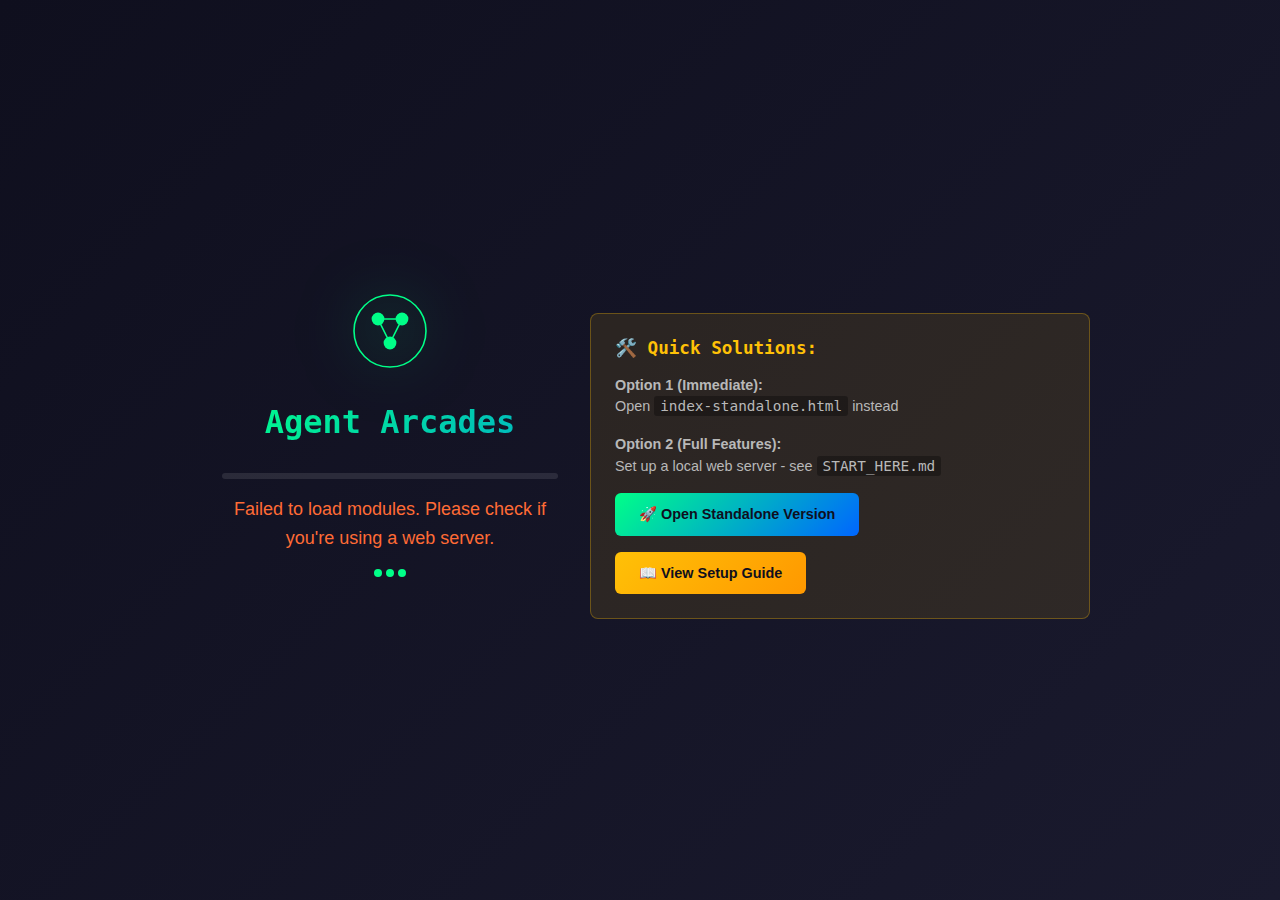
<file: index.html>
<!DOCTYPE html>
<html lang="en">
<head>
    <meta charset="UTF-8">
    <meta name="viewport" content="width=device-width, initial-scale=1.0">
    <meta name="description" content="Agent Arcades - Revolutionary client-side AI agent development platform">
    <meta name="keywords" content="AI, agents, visual programming, machine learning, gamification">
    <meta name="author" content="Agent Arcades">
    
    <!-- Security Headers (relaxed for local development) -->
    <meta http-equiv="Content-Security-Policy" content="default-src 'self' data: blob:; script-src 'self' 'unsafe-inline' 'unsafe-eval' https://esm.run https://cdn.jsdelivr.net; style-src 'self' 'unsafe-inline'; img-src 'self' data: blob: https://cdn-lfs-us-1.hf.co; connect-src 'self' https://huggingface.co https://raw.githubusercontent.com https://cdn-lfs-us-1.hf.co https://*.hf.co https://api.openai.com; worker-src 'self' blob:;">
    
    <!-- PWA Manifest -->
    <link rel="manifest" href="manifest.json">
    <meta name="theme-color" content="#1a1a2e">
    
    <!-- Icons (using data URI for favicon) -->
    <link rel="icon" type="image/svg+xml" href="data:image/svg+xml,%3Csvg xmlns='http://www.w3.org/2000/svg' viewBox='0 0 100 100'%3E%3Ccircle cx='50' cy='50' r='45' fill='none' stroke='%2300ff88' stroke-width='3'/%3E%3Ccircle cx='35' cy='35' r='8' fill='%2300ff88'/%3E%3Ccircle cx='65' cy='35' r='8' fill='%2300ff88'/%3E%3Ccircle cx='50' cy='65' r='8' fill='%2300ff88'/%3E%3Cpath d='M35 35 L65 35 L50 65 Z' fill='none' stroke='%2300ff88' stroke-width='2'/%3E%3C/svg%3E">
    
    <!-- Stylesheets -->
    <link rel="stylesheet" href="css/main.css">
    <link rel="stylesheet" href="css/components.css">
    <link rel="stylesheet" href="css/node-editor.css">
    <link rel="stylesheet" href="css/arena.css">
    <link rel="stylesheet" href="css/responsive.css">
    
    <title>Agent Arcades - AI Agent Development Platform</title>
</head>
<body>
    <!-- Loading Screen -->
    <div id="loading-screen" class="loading-screen">
        <div class="loading-content">
            <div class="logo-container">
                <svg class="logo" viewBox="0 0 100 100" width="80" height="80">
                    <circle cx="50" cy="50" r="45" fill="none" stroke="#00ff88" stroke-width="2"/>
                    <circle cx="35" cy="35" r="8" fill="#00ff88"/>
                    <circle cx="65" cy="35" r="8" fill="#00ff88"/>
                    <circle cx="50" cy="65" r="8" fill="#00ff88"/>
                    <path d="M35 35 L65 35 L50 65 Z" fill="none" stroke="#00ff88" stroke-width="2"/>
                </svg>
                <h1>Agent Arcades</h1>
            </div>
            <div class="loading-progress">
                <div class="progress-bar">
                    <div class="progress-fill" id="loading-progress-fill"></div>
                </div>
                <p id="loading-status">Initializing...</p>
                <div class="loading-dots">
                    <div></div>
                    <div></div>
                    <div></div>
                </div>
            </div>
        </div>
    </div>

    <!-- Main Application -->
    <div id="app" class="app hidden">
        <!-- Header -->
        <header class="app-header">
            <div class="header-left">
                <div class="logo-small">
                    <svg viewBox="0 0 100 100" width="32" height="32">
                        <circle cx="50" cy="50" r="45" fill="none" stroke="#00ff88" stroke-width="3"/>
                        <circle cx="35" cy="35" r="6" fill="#00ff88"/>
                        <circle cx="65" cy="35" r="6" fill="#00ff88"/>
                        <circle cx="50" cy="65" r="6" fill="#00ff88"/>
                        <path d="M35 35 L65 35 L50 65 Z" fill="none" stroke="#00ff88" stroke-width="2"/>
                    </svg>
                </div>
                <h1 class="app-title">Agent Arcades</h1>
            </div>
            
            <nav class="main-nav">
                <button class="nav-button active" data-view="dashboard">
                    <span class="nav-icon">🏠</span>
                    <span class="nav-label">Dashboard</span>
                </button>
                <button class="nav-button" data-view="editor">
                    <span class="nav-icon">⚡</span>
                    <span class="nav-label">Agent Editor</span>
                </button>
                <button class="nav-button" data-view="arena">
                    <span class="nav-icon">🏟️</span>
                    <span class="nav-label">Arena</span>
                </button>
                <button class="nav-button" data-view="tournaments">
                    <span class="nav-icon">🏆</span>
                    <span class="nav-label">Tournaments</span>
                </button>
                <button class="nav-button" data-view="collection">
                    <span class="nav-icon">💎</span>
                    <span class="nav-label">Collection</span>
                </button>
            </nav>
            
            <div class="header-right">
                <div class="model-status" id="model-status">
                    <span class="status-indicator" id="model-indicator"></span>
                    <span class="status-text" id="model-text">Loading...</span>
                </div>
                <button class="settings-button" id="settings-button">
                    <span class="settings-icon">⚙️</span>
                </button>
            </div>
        </header>

        <!-- Main Content Area -->
        <main class="app-main">
            <!-- Dashboard View -->
            <div id="dashboard-view" class="view active">
                <div class="dashboard-grid">
                    <!-- Quick Start Panel -->
                    <div class="panel quick-start-panel">
                        <h2>Quick Start</h2>
                        <div class="quick-actions">
                            <button class="action-button primary" id="new-agent-btn">
                                <span class="action-icon">⚡</span>
                                <span class="action-text">New Agent</span>
                            </button>
                            <button class="action-button secondary" id="templates-btn">
                                <span class="action-icon">📋</span>
                                <span class="action-text">Templates</span>
                            </button>
                            <button class="action-button secondary" id="tutorial-btn">
                                <span class="action-icon">🎓</span>
                                <span class="action-text">Tutorial</span>
                            </button>
                        </div>
                        
                        <div class="my-agents">
                            <h3>My Agents</h3>
                            <div class="agent-list" id="agent-list">
                                <!-- Agents will be populated dynamically -->
                            </div>
                        </div>
                    </div>

                    <!-- Featured Tournament Panel -->
                    <div class="panel tournament-panel">
                        <h2>Featured Tournament</h2>
                        <div class="featured-tournament" id="featured-tournament">
                            <div class="tournament-info">
                                <h3>"Debug Master Challenge"</h3>
                                <div class="tournament-details">
                                    <div class="detail-item">
                                        <span class="detail-icon">🏆</span>
                                        <span class="detail-text">Prize: Legendary Debug Chip</span>
                                    </div>
                                    <div class="detail-item">
                                        <span class="detail-icon">⏰</span>
                                        <span class="detail-text">3 days remaining</span>
                                    </div>
                                    <div class="detail-item">
                                        <span class="detail-icon">👥</span>
                                        <span class="detail-text">1,247 participants</span>
                                    </div>
                                </div>
                                <button class="join-tournament-btn">Join Tournament</button>
                            </div>
                        </div>
                        
                        <div class="recent-matches">
                            <h3>Recent Matches</h3>
                            <div class="match-list" id="recent-matches">
                                <!-- Recent matches will be populated dynamically -->
                            </div>
                        </div>
                    </div>

                    <!-- Skill Chip Gallery Panel -->
                    <div class="panel chip-gallery-panel">
                        <h2>Skill Chip Gallery</h2>
                        <div class="chip-summary" id="chip-summary">
                            <div class="chip-count legendary">
                                <span class="chip-icon">💎</span>
                                <span class="chip-label">Legendary</span>
                                <span class="chip-number" id="legendary-count">0</span>
                            </div>
                            <div class="chip-count epic">
                                <span class="chip-icon">🔥</span>
                                <span class="chip-label">Epic</span>
                                <span class="chip-number" id="epic-count">0</span>
                            </div>
                            <div class="chip-count rare">
                                <span class="chip-icon">⚡</span>
                                <span class="chip-label">Rare</span>
                                <span class="chip-number" id="rare-count">0</span>
                            </div>
                            <div class="chip-count common">
                                <span class="chip-icon">💫</span>
                                <span class="chip-label">Common</span>
                                <span class="chip-number" id="common-count">0</span>
                            </div>
                        </div>
                        <button class="view-collection-btn" data-view="collection">View Full Collection</button>
                    </div>

                    <!-- Daily Challenge Panel -->
                    <div class="panel daily-challenge-panel">
                        <h2>Daily Challenge</h2>
                        <div class="challenge-info" id="daily-challenge">
                            <h3>"Event Planning Gauntlet"</h3>
                            <p class="challenge-description">
                                Create an agent that can efficiently plan and coordinate a multi-day conference with complex scheduling constraints.
                            </p>
                            <div class="challenge-reward">
                                <span class="reward-icon">🎁</span>
                                <span class="reward-text">Reward: 3 Random Skill Chips</span>
                            </div>
                            <div class="challenge-progress">
                                <div class="progress-bar">
                                    <div class="progress-fill" style="width: 0%"></div>
                                </div>
                                <span class="progress-text">0% Complete</span>
                            </div>
                            <button class="start-challenge-btn">Start Challenge</button>
                        </div>
                    </div>
                </div>
            </div>

            <!-- Agent Editor View -->
            <div id="editor-view" class="view">
                <div class="editor-layout">
                    <!-- Node Palette -->
                    <div class="node-palette">
                        <h3>Skill Nodes</h3>
                        <div class="node-categories">
                            <div class="category" data-category="input">
                                <h4>Input</h4>
                                <div class="node-items">
                                    <div class="node-item" data-type="text-input" draggable="true">
                                        <span class="node-icon">📝</span>
                                        <span class="node-name">Text Input</span>
                                    </div>
                                    <div class="node-item" data-type="data-input" draggable="true">
                                        <span class="node-icon">📊</span>
                                        <span class="node-name">Data Input</span>
                                    </div>
                                </div>
                            </div>
                            
                            <div class="category" data-category="processing">
                                <h4>Processing</h4>
                                <div class="node-items">
                                    <div class="node-item" data-type="analyze" draggable="true">
                                        <span class="node-icon">🔍</span>
                                        <span class="node-name">Analyze</span>
                                    </div>
                                    <div class="node-item" data-type="plan" draggable="true">
                                        <span class="node-icon">📋</span>
                                        <span class="node-name">Plan</span>
                                    </div>
                                    <div class="node-item" data-type="critique" draggable="true">
                                        <span class="node-icon">🔍</span>
                                        <span class="node-name">Critique</span>
                                    </div>
                                    <div class="node-item" data-type="summarize" draggable="true">
                                        <span class="node-icon">📄</span>
                                        <span class="node-name">Summarize</span>
                                    </div>
                                </div>
                            </div>
                            
                            <div class="category" data-category="output">
                                <h4>Output</h4>
                                <div class="node-items">
                                    <div class="node-item" data-type="text-output" draggable="true">
                                        <span class="node-icon">📤</span>
                                        <span class="node-name">Text Output</span>
                                    </div>
                                    <div class="node-item" data-type="action" draggable="true">
                                        <span class="node-icon">⚡</span>
                                        <span class="node-name">Action</span>
                                    </div>
                                </div>
                            </div>
                        </div>
                    </div>

                    <!-- Node Editor Canvas -->
                    <div class="editor-canvas-container">
                        <div class="editor-toolbar">
                            <div class="toolbar-left">
                                <button class="toolbar-btn" id="save-agent-btn">
                                    <span class="btn-icon">💾</span>
                                    <span class="btn-text">Save</span>
                                </button>
                                <button class="toolbar-btn" id="load-agent-btn">
                                    <span class="btn-icon">📁</span>
                                    <span class="btn-text">Load</span>
                                </button>
                                <button class="toolbar-btn" id="test-agent-btn">
                                    <span class="btn-icon">🧪</span>
                                    <span class="btn-text">Test</span>
                                </button>
                            </div>
                            <div class="toolbar-center">
                                <input type="text" id="agent-name-input" placeholder="Agent Name" class="agent-name-input">
                            </div>
                            <div class="toolbar-right">
                                <button class="toolbar-btn" id="zoom-in-btn">
                                    <span class="btn-icon">🔍</span>
                                    <span class="btn-text">+</span>
                                </button>
                                <button class="toolbar-btn" id="zoom-out-btn">
                                    <span class="btn-icon">🔍</span>
                                    <span class="btn-text">-</span>
                                </button>
                                <button class="toolbar-btn" id="reset-view-btn">
                                    <span class="btn-icon">🎯</span>
                                    <span class="btn-text">Reset</span>
                                </button>
                            </div>
                        </div>
                        
                        <canvas id="node-editor-canvas" class="node-editor-canvas"></canvas>
                        
                        <div class="canvas-overlay">
                            <div class="execution-trace" id="execution-trace">
                                <h4>Execution Trace</h4>
                                <div class="trace-content" id="trace-content">
                                    <!-- Execution trace will be populated during testing -->
                                </div>
                            </div>
                        </div>
                    </div>

                    <!-- Properties Panel -->
                    <div class="properties-panel">
                        <h3>Properties</h3>
                        <div class="properties-content" id="properties-content">
                            <div class="no-selection">
                                <p>Select a node to edit its properties</p>
                            </div>
                        </div>
                        
                        <div class="agent-stats">
                            <h4>Agent Statistics</h4>
                            <div class="stat-item">
                                <span class="stat-label">Nodes:</span>
                                <span class="stat-value" id="node-count">0</span>
                            </div>
                            <div class="stat-item">
                                <span class="stat-label">Connections:</span>
                                <span class="stat-value" id="connection-count">0</span>
                            </div>
                            <div class="stat-item">
                                <span class="stat-label">Complexity:</span>
                                <span class="stat-value" id="complexity-score">Low</span>
                            </div>
                        </div>
                    </div>
                </div>
            </div>

            <!-- Arena View -->
            <div id="arena-view" class="view">
                <div class="arena-layout">
                    <div class="arena-controls">
                        <div class="simulation-controls">
                            <button class="control-btn primary" id="start-simulation-btn">
                                <span class="btn-icon">▶️</span>
                                <span class="btn-text">Start</span>
                            </button>
                            <button class="control-btn" id="pause-simulation-btn" disabled>
                                <span class="btn-icon">⏸️</span>
                                <span class="btn-text">Pause</span>
                            </button>
                            <button class="control-btn" id="stop-simulation-btn" disabled>
                                <span class="btn-icon">⏹️</span>
                                <span class="btn-text">Stop</span>
                            </button>
                            <button class="control-btn" id="replay-simulation-btn" disabled>
                                <span class="btn-icon">🔄</span>
                                <span class="btn-text">Replay</span>
                            </button>
                        </div>
                        
                        <div class="speed-control">
                            <label for="simulation-speed">Speed:</label>
                            <input type="range" id="simulation-speed" min="0.1" max="3" step="0.1" value="1">
                            <span id="speed-display">1x</span>
                        </div>
                    </div>
                    
                    <div class="arena-main">
                        <div class="simulation-viewport">
                            <canvas id="arena-canvas" class="arena-canvas"></canvas>
                            <div class="simulation-overlay">
                                <div class="scenario-info" id="scenario-info">
                                    <h3 id="scenario-title">Select a scenario to begin</h3>
                                    <p id="scenario-description"></p>
                                </div>
                            </div>
                        </div>
                        
                        <div class="arena-sidebar">
                            <div class="agent-selection">
                                <h3>Select Agents</h3>
                                <div class="agent-slots" id="agent-slots">
                                    <!-- Agent selection slots will be populated -->
                                </div>
                                <button class="add-agent-btn" id="add-agent-btn">+ Add Agent</button>
                            </div>
                            
                            <div class="scenario-selection">
                                <h3>Scenario</h3>
                                <select id="scenario-select" class="scenario-select">
                                    <option value="">Select Scenario...</option>
                                    <option value="debug_basic">Debug Master Challenge</option>
                                    <option value="planning_multi_step">Multi-Step Planning</option>
                                    <option value="analysis_competition">Data Analysis Race</option>
                                </select>
                            </div>
                            
                            <div class="live-metrics" id="live-metrics">
                                <h3>Live Metrics</h3>
                                <div class="metrics-content">
                                    <div class="metric-item">
                                        <span class="metric-label">Time Elapsed:</span>
                                        <span class="metric-value" id="time-elapsed">0:00</span>
                                    </div>
                                    <div class="metric-item">
                                        <span class="metric-label">Actions Taken:</span>
                                        <span class="metric-value" id="actions-taken">0</span>
                                    </div>
                                    <div class="metric-item">
                                        <span class="metric-label">Success Rate:</span>
                                        <span class="metric-value" id="success-rate">0%</span>
                                    </div>
                                </div>
                            </div>
                        </div>
                    </div>
                </div>
            </div>

            <!-- Tournament View -->
            <div id="tournaments-view" class="view">
                <div class="tournaments-layout">
                    <div class="tournaments-header">
                        <h2>Tournaments</h2>
                        <button class="create-tournament-btn" id="create-tournament-btn">
                            <span class="btn-icon">➕</span>
                            <span class="btn-text">Create Tournament</span>
                        </button>
                    </div>
                    
                    <div class="tournaments-content">
                        <div class="tournament-tabs">
                            <button class="tab-btn active" data-tab="active">Active</button>
                            <button class="tab-btn" data-tab="upcoming">Upcoming</button>
                            <button class="tab-btn" data-tab="completed">Completed</button>
                        </div>
                        
                        <div class="tournament-list" id="tournament-list">
                            <!-- Tournaments will be populated dynamically -->
                        </div>
                    </div>
                </div>
            </div>

            <!-- Collection View -->
            <div id="collection-view" class="view">
                <div class="collection-layout">
                    <div class="collection-header">
                        <h2>Skill Chip Collection</h2>
                        <div class="collection-stats">
                            <div class="stat-item">
                                <span class="stat-label">Total Chips:</span>
                                <span class="stat-value" id="total-chips">0</span>
                            </div>
                            <div class="stat-item">
                                <span class="stat-label">Collection Value:</span>
                                <span class="stat-value" id="collection-value">0</span>
                            </div>
                        </div>
                    </div>
                    
                    <div class="collection-filters">
                        <div class="filter-group">
                            <label for="rarity-filter">Rarity:</label>
                            <select id="rarity-filter">
                                <option value="all">All</option>
                                <option value="legendary">Legendary</option>
                                <option value="epic">Epic</option>
                                <option value="rare">Rare</option>
                                <option value="common">Common</option>
                            </select>
                        </div>
                        <div class="filter-group">
                            <label for="category-filter">Category:</label>
                            <select id="category-filter">
                                <option value="all">All</option>
                                <option value="processing">Processing</option>
                                <option value="logic">Logic</option>
                                <option value="memory">Memory</option>
                                <option value="synergy">Synergy</option>
                                <option value="special">Special</option>
                            </select>
                        </div>
                    </div>
                    
                    <div class="collection-grid" id="collection-grid">
                        <!-- Skill chips will be populated dynamically -->
                    </div>
                </div>
            </div>
        </main>
    </div>

    <!-- Modals and Overlays -->
    <div id="modal-overlay" class="modal-overlay hidden">
        <div class="modal" id="modal">
            <!-- Modal content will be populated dynamically -->
        </div>
    </div>

    <!-- Error Display -->
    <div id="error-container" class="error-container hidden">
        <!-- Error messages will be displayed here -->
    </div>

    <!-- Scripts -->
    <script type="module" src="js/app.js"></script>

    <!-- Fallback for browsers without module support -->
    <script nomodule>
        document.getElementById('loading-status').textContent = 'Your browser does not support ES6 modules. Please use a modern browser like Chrome 61+, Firefox 60+, or Safari 11+.';
        document.getElementById('loading-screen').style.background = 'linear-gradient(135deg, #ff6b35 0%, #f44336 100%)';
    </script>

    <!-- CORS and Error Detection -->
    <script>
        // Detect CORS issues and provide helpful guidance
        let corsDetected = false;
        let moduleLoadFailed = false;

        window.addEventListener('error', function(e) {
            console.error('Global error:', e.error);
            const loadingStatus = document.getElementById('loading-status');

            // Check for CORS-related errors
            if (e.message && (e.message.includes('CORS') || e.message.includes('Cross origin'))) {
                corsDetected = true;
                if (loadingStatus) {
                    loadingStatus.innerHTML = `
                        <div style="color: #ff6b35; margin-bottom: 1rem;">
                            ❌ CORS Error Detected
                        </div>
                        <div style="color: #ffc107; font-size: 0.9rem; line-height: 1.4;">
                            You're opening the file directly in the browser.<br>
                            Agent Arcades needs a web server to work properly.
                        </div>
                    `;
                    showCORSHelp();
                }
                return;
            }

            // Check for module loading failures
            if (e.filename && e.filename.includes('.js')) {
                moduleLoadFailed = true;
                if (loadingStatus) {
                    loadingStatus.textContent = 'Failed to load modules. Please check if you\'re using a web server.';
                    loadingStatus.style.color = '#ff6b35';
                    showCORSHelp();
                }
                return;
            }

            // Other errors
            if (loadingStatus) {
                loadingStatus.textContent = 'Failed to load application: ' + (e.error?.message || 'Unknown error');
                loadingStatus.style.color = '#ff6b35';
            }
        });

        window.addEventListener('unhandledrejection', function(e) {
            console.error('Unhandled promise rejection:', e.reason);
            const loadingStatus = document.getElementById('loading-status');
            if (loadingStatus && !corsDetected && !moduleLoadFailed) {
                loadingStatus.textContent = 'Failed to initialize: ' + (e.reason?.message || 'Unknown error');
                loadingStatus.style.color = '#ff6b35';
            }
        });

        function showCORSHelp() {
            const loadingScreen = document.getElementById('loading-screen');
            if (!loadingScreen) return;

            // Remove existing help if any
            const existingHelp = loadingScreen.querySelector('.cors-help');
            if (existingHelp) existingHelp.remove();

            const helpContainer = document.createElement('div');
            helpContainer.className = 'cors-help';
            helpContainer.style.cssText = `
                margin-top: 2rem;
                padding: 1.5rem;
                background: rgba(255, 193, 7, 0.1);
                border: 1px solid rgba(255, 193, 7, 0.3);
                border-radius: 8px;
                text-align: left;
                max-width: 500px;
            `;

            helpContainer.innerHTML = `
                <h3 style="color: #ffc107; margin-bottom: 1rem; font-size: 1.1rem;">
                    🛠️ Quick Solutions:
                </h3>
                <div style="color: #ffffff; font-size: 0.9rem; line-height: 1.5;">
                    <p style="margin-bottom: 1rem;">
                        <strong>Option 1 (Immediate):</strong><br>
                        Open <code style="background: rgba(0,0,0,0.3); padding: 2px 6px; border-radius: 3px;">index-standalone.html</code> instead
                    </p>
                    <p style="margin-bottom: 1rem;">
                        <strong>Option 2 (Full Features):</strong><br>
                        Set up a local web server - see <code style="background: rgba(0,0,0,0.3); padding: 2px 6px; border-radius: 3px;">START_HERE.md</code>
                    </p>
                </div>
            `;

            const buttonContainer = document.createElement('div');
            buttonContainer.style.cssText = 'display: flex; gap: 1rem; margin-top: 1rem; flex-wrap: wrap;';

            const standaloneBtn = document.createElement('button');
            standaloneBtn.textContent = '🚀 Open Standalone Version';
            standaloneBtn.style.cssText = `
                padding: 0.8rem 1.5rem;
                background: linear-gradient(135deg, #00ff88 0%, #0066ff 100%);
                color: #0f0f1e;
                border: none;
                border-radius: 6px;
                font-size: 0.9rem;
                font-weight: 600;
                cursor: pointer;
                transition: all 0.2s ease;
            `;
            standaloneBtn.addEventListener('click', () => {
                window.location.href = 'index-standalone.html';
            });

            const guideBtn = document.createElement('button');
            guideBtn.textContent = '📖 View Setup Guide';
            guideBtn.style.cssText = `
                padding: 0.8rem 1.5rem;
                background: linear-gradient(135deg, #ffc107 0%, #ff9800 100%);
                color: #0f0f1e;
                border: none;
                border-radius: 6px;
                font-size: 0.9rem;
                font-weight: 600;
                cursor: pointer;
                transition: all 0.2s ease;
            `;
            guideBtn.addEventListener('click', () => {
                window.open('START_HERE.md', '_blank');
            });

            buttonContainer.appendChild(standaloneBtn);
            buttonContainer.appendChild(guideBtn);
            helpContainer.appendChild(buttonContainer);

            loadingScreen.appendChild(helpContainer);
        }

        // Detect if we're running from file:// protocol
        if (window.location.protocol === 'file:') {
            setTimeout(() => {
                if (!corsDetected && !moduleLoadFailed) {
                    const loadingStatus = document.getElementById('loading-status');
                    if (loadingStatus) {
                        loadingStatus.innerHTML = `
                            <div style="color: #ffc107; margin-bottom: 1rem;">
                                ⚠️ Running from file:// protocol
                            </div>
                            <div style="color: #b8b8b8; font-size: 0.9rem;">
                                For full functionality, please use a web server
                            </div>
                        `;
                        showCORSHelp();
                    }
                }
            }, 2000);
        }
    </script>
</body>
</html>
</file>
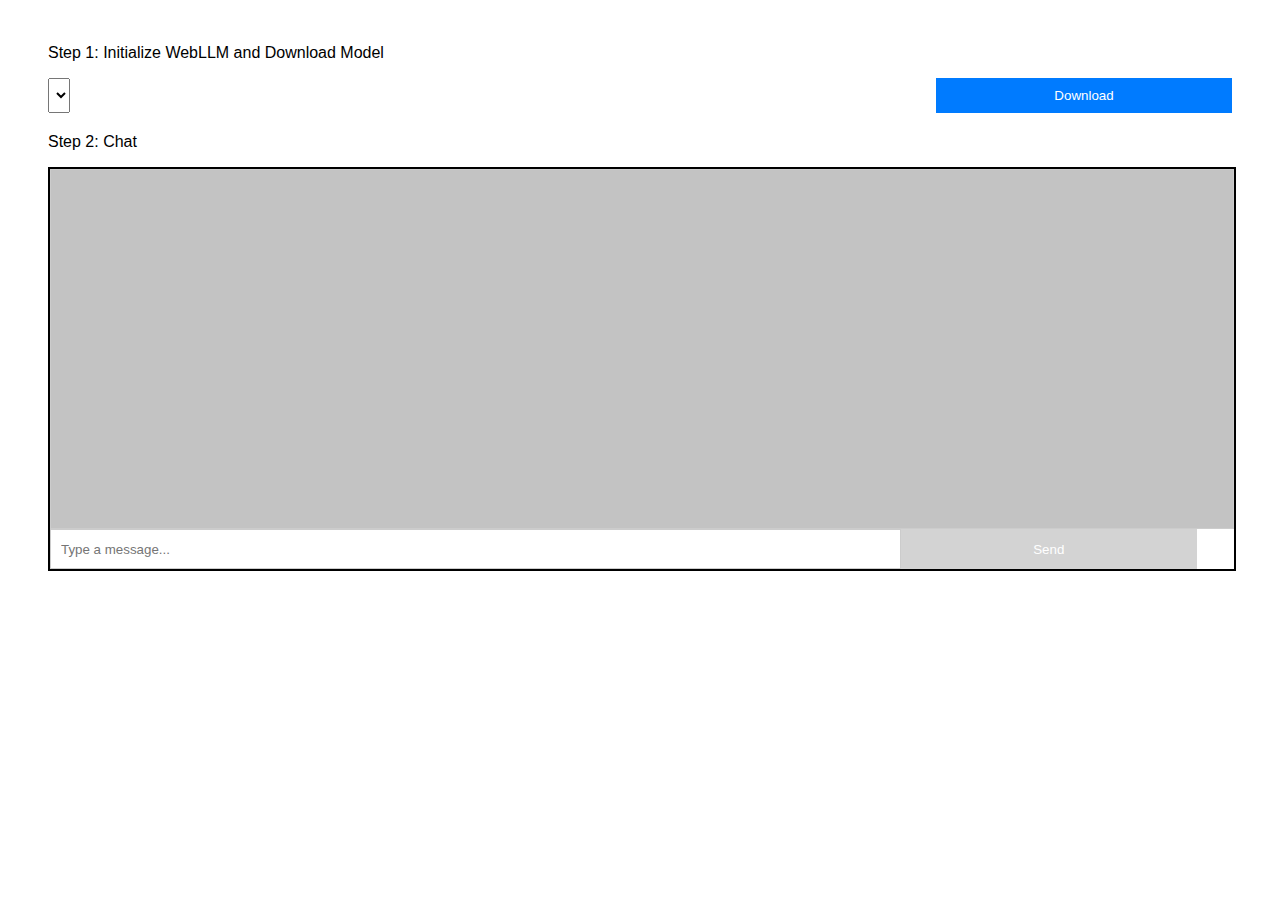
<file: web-llm-main/examples/simple-chat-js/index.html>
<!doctype html>
<html>
  <head>
    <title>Simple Chatbot</title>
    <meta name="viewport" content="width=device-width, initial-scale=1.0" />
    <meta charset="UTF-8" />
    <link rel="stylesheet" href="./index.css" />
  </head>

  <body>
    <p>Step 1: Initialize WebLLM and Download Model</p>
    <div class="download-container">
      <select id="model-selection"></select>
      <button id="download">Download</button>
    </div>
    <p id="download-status" class="hidden"></p>

    <p>Step 2: Chat</p>
    <div class="chat-container">
      <div id="chat-box" class="chat-box"></div>
      <div id="chat-stats" class="chat-stats hidden"></div>
      <div class="chat-input-container">
        <input type="text" id="user-input" placeholder="Type a message..." />
        <button id="send" disabled>Send</button>
      </div>
    </div>

    <script src="./index.js" type="module"></script>
  </body>
</html>
</file>
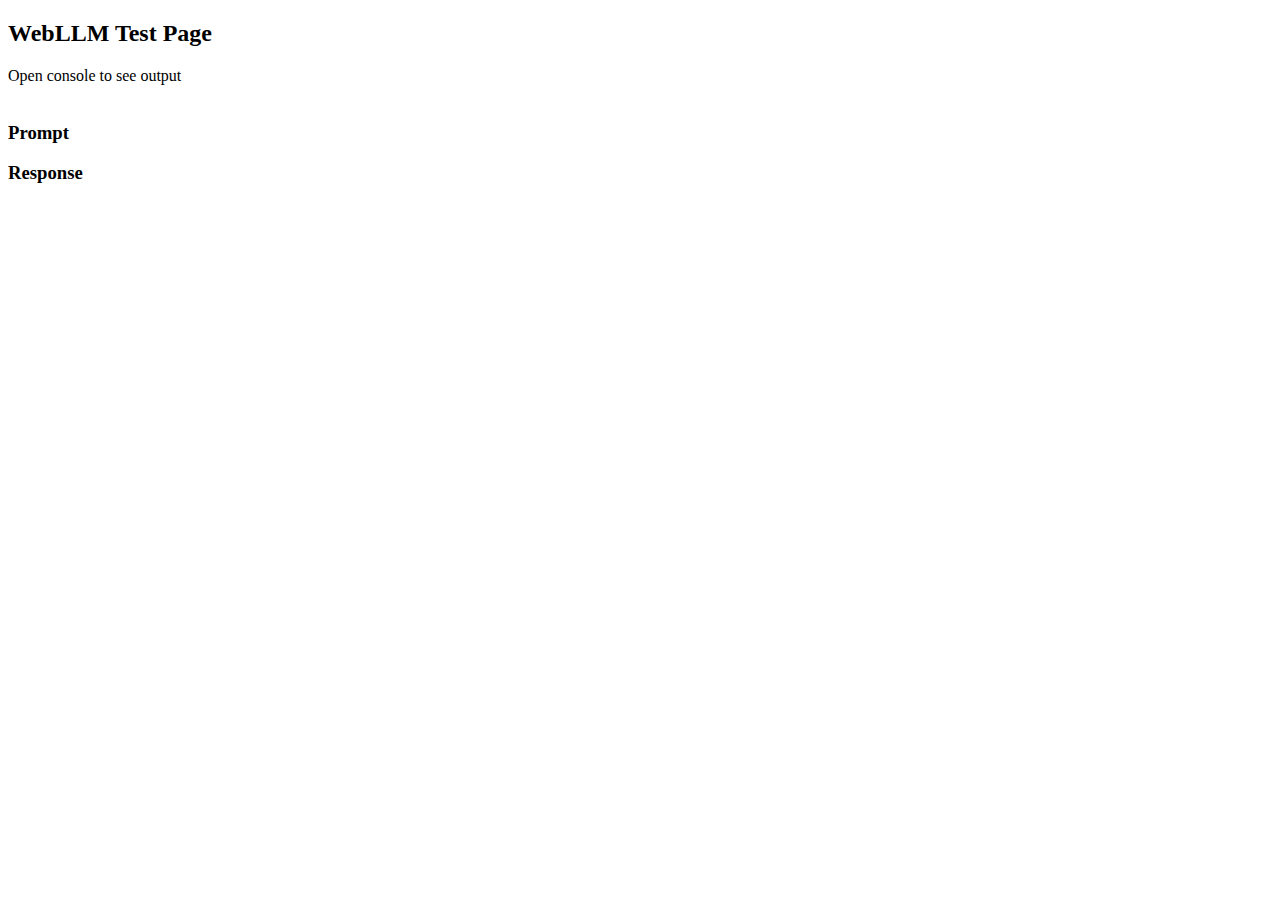
<file: web-llm-main/examples/service-worker/src/index.html>
<!doctype html>
<html>
  <script>
    webLLMGlobal = {};
  </script>
  <body>
    <h2>WebLLM Test Page</h2>
    Open console to see output
    <br />
    <br />
    <label id="init-label"> </label>

    <h3>Prompt</h3>
    <label id="prompt-label"> </label>

    <h3>Response</h3>
    <label id="generate-label"> </label>
    <br />
    <label id="stats-label"> </label>

    <script type="module" src="./main.ts"></script>
  </body>
</html>
</file>
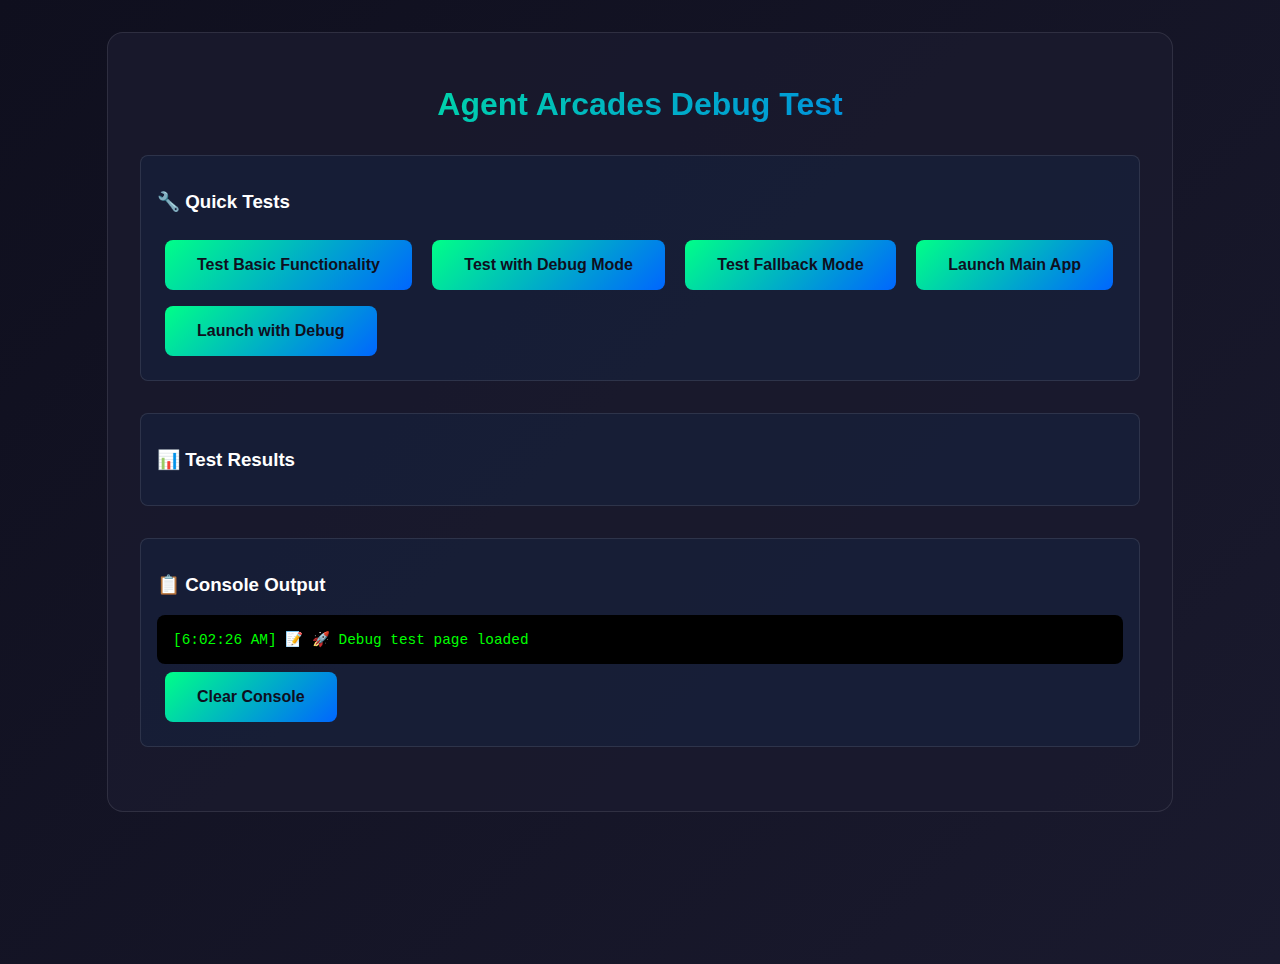
<file: debug-test.html>
<!DOCTYPE html>
<html lang="en">
<head>
    <meta charset="UTF-8">
    <meta name="viewport" content="width=device-width, initial-scale=1.0">
    <title>Agent Arcades - Debug Test</title>
    <style>
        body {
            font-family: 'Segoe UI', Tahoma, Geneva, Verdana, sans-serif;
            background: linear-gradient(135deg, #0f0f1e 0%, #1a1a2e 100%);
            color: #ffffff;
            margin: 0;
            padding: 2rem;
            min-height: 100vh;
        }
        
        .debug-container {
            max-width: 1000px;
            margin: 0 auto;
            background: rgba(26, 26, 46, 0.8);
            border-radius: 16px;
            padding: 2rem;
            border: 1px solid rgba(255, 255, 255, 0.1);
        }
        
        .debug-title {
            font-size: 2rem;
            background: linear-gradient(135deg, #00ff88 0%, #0066ff 100%);
            -webkit-background-clip: text;
            -webkit-text-fill-color: transparent;
            background-clip: text;
            margin-bottom: 2rem;
            text-align: center;
        }
        
        .test-section {
            margin-bottom: 2rem;
            padding: 1rem;
            background: rgba(22, 33, 62, 0.6);
            border-radius: 8px;
            border: 1px solid rgba(255, 255, 255, 0.1);
        }
        
        .test-button {
            background: linear-gradient(135deg, #00ff88 0%, #0066ff 100%);
            color: #0f0f1e;
            border: none;
            padding: 1rem 2rem;
            border-radius: 8px;
            font-size: 1rem;
            font-weight: 600;
            cursor: pointer;
            margin: 0.5rem;
            transition: all 0.2s ease;
        }
        
        .test-button:hover {
            transform: translateY(-2px);
            box-shadow: 0 0 25px rgba(0, 255, 136, 0.4);
        }
        
        .console-output {
            background: #000;
            color: #00ff00;
            padding: 1rem;
            border-radius: 8px;
            font-family: monospace;
            font-size: 0.9rem;
            max-height: 400px;
            overflow-y: auto;
            white-space: pre-wrap;
            margin-top: 1rem;
        }
        
        .status-indicator {
            display: inline-block;
            width: 12px;
            height: 12px;
            border-radius: 50%;
            margin-right: 8px;
        }
        
        .status-success { background: #00ff88; }
        .status-error { background: #ff6b35; }
        .status-warning { background: #ffc107; }
        .status-loading { background: #0066ff; animation: pulse 1s infinite; }
        
        @keyframes pulse {
            0%, 100% { opacity: 1; }
            50% { opacity: 0.5; }
        }
    </style>
</head>
<body>
    <div class="debug-container">
        <h1 class="debug-title">Agent Arcades Debug Test</h1>
        
        <div class="test-section">
            <h3>🔧 Quick Tests</h3>
            <button class="test-button" onclick="testBasicFunctionality()">Test Basic Functionality</button>
            <button class="test-button" onclick="testWithDebugMode()">Test with Debug Mode</button>
            <button class="test-button" onclick="testFallbackMode()">Test Fallback Mode</button>
            <button class="test-button" onclick="window.location.href='index.html'">Launch Main App</button>
            <button class="test-button" onclick="window.location.href='index.html?debug=true'">Launch with Debug</button>
        </div>
        
        <div class="test-section">
            <h3>📊 Test Results</h3>
            <div id="test-results"></div>
        </div>
        
        <div class="test-section">
            <h3>📋 Console Output</h3>
            <div id="console-output" class="console-output"></div>
            <button class="test-button" onclick="clearConsole()">Clear Console</button>
        </div>
    </div>

    <script>
        // Capture console output
        const consoleOutput = document.getElementById('console-output');
        const originalLog = console.log;
        const originalError = console.error;
        const originalWarn = console.warn;
        
        function addToConsole(message, type = 'log') {
            const timestamp = new Date().toLocaleTimeString();
            const prefix = type === 'error' ? '❌' : type === 'warn' ? '⚠️' : '📝';
            consoleOutput.textContent += `[${timestamp}] ${prefix} ${message}\n`;
            consoleOutput.scrollTop = consoleOutput.scrollHeight;
        }
        
        console.log = (...args) => {
            originalLog(...args);
            addToConsole(args.join(' '), 'log');
        };
        
        console.error = (...args) => {
            originalError(...args);
            addToConsole(args.join(' '), 'error');
        };
        
        console.warn = (...args) => {
            originalWarn(...args);
            addToConsole(args.join(' '), 'warn');
        };
        
        window.clearConsole = () => {
            consoleOutput.textContent = '';
        };
        
        function addTestResult(name, status, message) {
            const results = document.getElementById('test-results');
            const result = document.createElement('div');
            result.style.cssText = 'margin: 0.5rem 0; padding: 0.5rem; border-radius: 4px; background: rgba(255,255,255,0.05);';
            
            const statusClass = status === 'success' ? 'status-success' : 
                               status === 'error' ? 'status-error' : 
                               status === 'warning' ? 'status-warning' : 'status-loading';
            
            result.innerHTML = `
                <span class="status-indicator ${statusClass}"></span>
                <strong>${name}:</strong> ${message}
            `;
            results.appendChild(result);
        }
        
        async function testBasicFunctionality() {
            console.log('🧪 Starting basic functionality test...');
            addTestResult('Basic Test', 'loading', 'Testing basic functionality...');
            
            try {
                // Test DOM elements
                const requiredElements = ['loading-screen', 'loading-status', 'loading-progress-fill', 'app'];
                let missingElements = [];
                
                requiredElements.forEach(id => {
                    const element = document.getElementById(id);
                    if (!element) {
                        missingElements.push(id);
                    }
                });
                
                if (missingElements.length > 0) {
                    addTestResult('DOM Elements', 'warning', `Missing elements: ${missingElements.join(', ')}`);
                } else {
                    addTestResult('DOM Elements', 'success', 'All required elements found');
                }
                
                // Test browser capabilities
                const capabilities = {
                    indexedDB: 'indexedDB' in window,
                    webGPU: 'gpu' in navigator,
                    serviceWorker: 'serviceWorker' in navigator,
                    modules: 'noModule' in HTMLScriptElement.prototype
                };
                
                Object.entries(capabilities).forEach(([name, supported]) => {
                    addTestResult(name, supported ? 'success' : 'warning', supported ? 'Supported' : 'Not supported');
                });
                
                // Test module loading
                try {
                    const { ModuleChecker } = await import('./js/utils/module-checker.js');
                    addTestResult('Module Loading', 'success', 'Module checker loaded successfully');
                } catch (error) {
                    addTestResult('Module Loading', 'error', `Failed to load modules: ${error.message}`);
                }
                
                console.log('✅ Basic functionality test completed');
                
            } catch (error) {
                console.error('❌ Basic functionality test failed:', error);
                addTestResult('Basic Test', 'error', `Test failed: ${error.message}`);
            }
        }
        
        async function testWithDebugMode() {
            console.log('🐛 Testing debug mode...');
            addTestResult('Debug Mode', 'loading', 'Testing debug mode functionality...');
            
            try {
                // Enable debug mode
                localStorage.setItem('agentArcadesDebug', 'true');
                addTestResult('Debug Mode', 'success', 'Debug mode enabled');
                
                console.log('Debug mode test completed. Launch the main app with debug=true to see debug output.');
                
            } catch (error) {
                console.error('❌ Debug mode test failed:', error);
                addTestResult('Debug Mode', 'error', `Debug test failed: ${error.message}`);
            }
        }
        
        async function testFallbackMode() {
            console.log('🔧 Testing fallback mode...');
            addTestResult('Fallback Mode', 'loading', 'Testing fallback functionality...');
            
            try {
                // Test fallback modules
                const { FallbackModules } = await import('./js/utils/fallback-modules.js');
                addTestResult('Fallback Modules', 'success', 'Fallback modules loaded successfully');
                
                // Test creating fallback instances
                const fallbackStorage = new FallbackModules.StorageManager();
                await fallbackStorage.initialize();
                addTestResult('Fallback Storage', 'success', 'Fallback storage initialized');
                
                console.log('✅ Fallback mode test completed');
                
            } catch (error) {
                console.error('❌ Fallback mode test failed:', error);
                addTestResult('Fallback Mode', 'error', `Fallback test failed: ${error.message}`);
            }
        }
        
        // Auto-run basic test on load
        document.addEventListener('DOMContentLoaded', () => {
            console.log('🚀 Debug test page loaded');
            setTimeout(testBasicFunctionality, 1000);
        });
    </script>
</body>
</html>
</file>
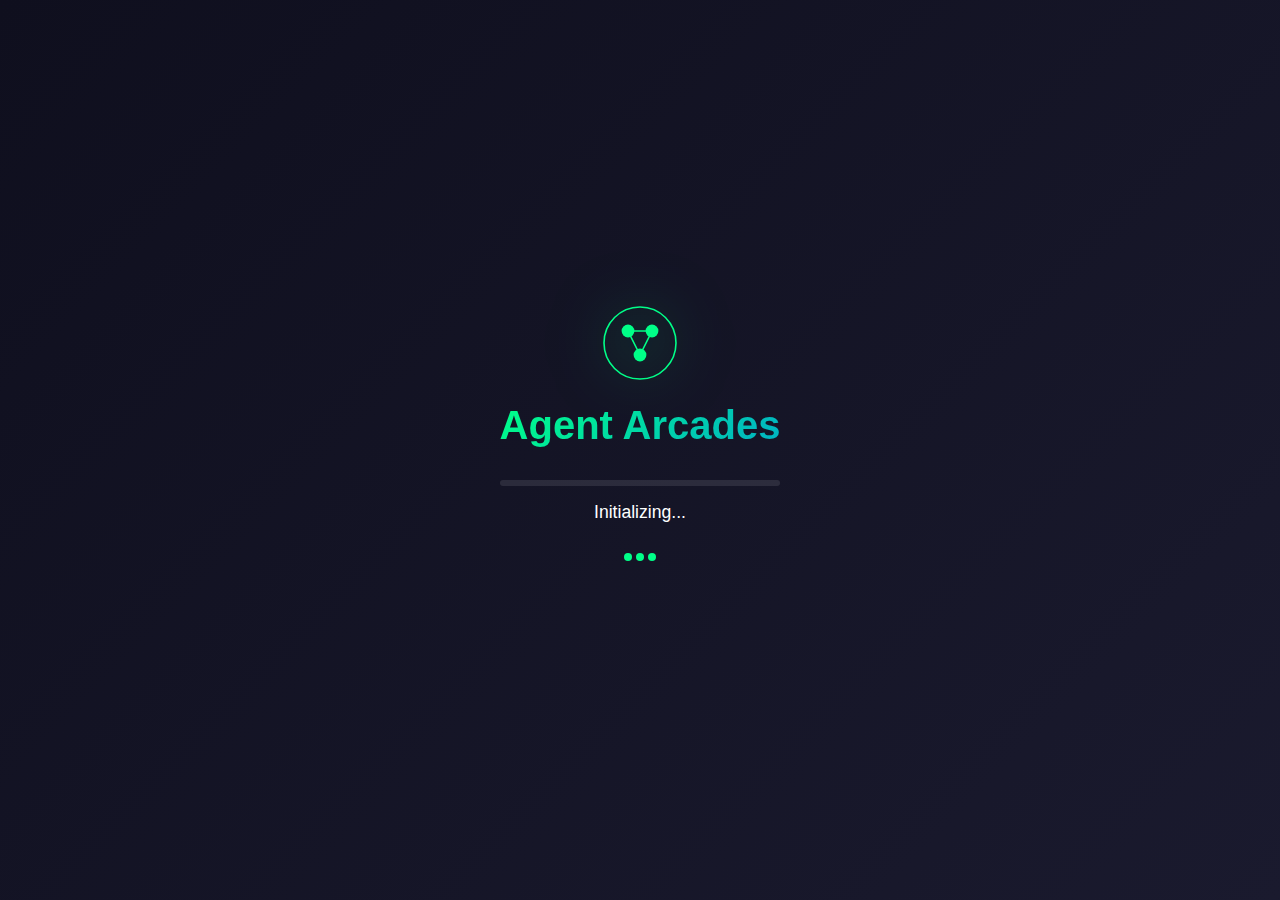
<file: index-standalone.html>
<!DOCTYPE html>
<html lang="en">
<head>
    <meta charset="UTF-8">
    <meta name="viewport" content="width=device-width, initial-scale=1.0">
    <meta name="description" content="Agent Arcades - Revolutionary client-side AI agent development platform">
    <meta name="keywords" content="AI, agents, visual programming, machine learning, gamification">
    <meta name="author" content="Agent Arcades">
    
    <!-- PWA Manifest -->
    <link rel="manifest" href="manifest.json">
    <meta name="theme-color" content="#1a1a2e">
    
    <!-- Icons (using data URI for favicon) -->
    <link rel="icon" type="image/svg+xml" href="data:image/svg+xml,%3Csvg xmlns='http://www.w3.org/2000/svg' viewBox='0 0 100 100'%3E%3Ccircle cx='50' cy='50' r='45' fill='none' stroke='%2300ff88' stroke-width='3'/%3E%3Ccircle cx='35' cy='35' r='8' fill='%2300ff88'/%3E%3Ccircle cx='65' cy='35' r='8' fill='%2300ff88'/%3E%3Ccircle cx='50' cy='65' r='8' fill='%2300ff88'/%3E%3Cpath d='M35 35 L65 35 L50 65 Z' fill='none' stroke='%2300ff88' stroke-width='2'/%3E%3C/svg%3E">
    
    <title>Agent Arcades - AI Agent Development Platform</title>
    
    <style>
        /* Inline CSS for standalone version */
        * {
            box-sizing: border-box;
            margin: 0;
            padding: 0;
        }
        
        body {
            font-family: 'Segoe UI', Tahoma, Geneva, Verdana, sans-serif;
            background: linear-gradient(135deg, #0f0f1e 0%, #1a1a2e 100%);
            color: #ffffff;
            min-height: 100vh;
            overflow-x: hidden;
        }
        
        /* Loading Screen */
        .loading-screen {
            position: fixed;
            top: 0;
            left: 0;
            width: 100vw;
            height: 100vh;
            background: linear-gradient(135deg, #0f0f1e 0%, #1a1a2e 100%);
            display: flex;
            align-items: center;
            justify-content: center;
            z-index: 10000;
            transition: opacity 0.5s ease;
        }
        
        .loading-screen.hidden {
            opacity: 0;
            pointer-events: none;
        }
        
        .loading-content {
            text-align: center;
            max-width: 400px;
            padding: 2rem;
        }
        
        .logo-container {
            margin-bottom: 2rem;
        }
        
        .logo {
            animation: pulse-glow 2s ease-in-out infinite;
            filter: drop-shadow(0 0 30px rgba(0, 255, 136, 0.5));
        }
        
        @keyframes pulse-glow {
            0%, 100% {
                filter: drop-shadow(0 0 30px rgba(0, 255, 136, 0.5));
                transform: scale(1);
            }
            50% {
                filter: drop-shadow(0 0 40px rgba(0, 255, 136, 0.8));
                transform: scale(1.05);
            }
        }
        
        .logo-container h1 {
            font-size: 2.5rem;
            background: linear-gradient(135deg, #00ff88 0%, #0066ff 100%);
            background-size: 200% 200%;
            -webkit-background-clip: text;
            -webkit-text-fill-color: transparent;
            background-clip: text;
            margin-top: 1rem;
            animation: text-shimmer 3s ease-in-out infinite;
        }
        
        @keyframes text-shimmer {
            0%, 100% {
                background-position: 0% 50%;
            }
            50% {
                background-position: 100% 50%;
            }
        }
        
        .loading-progress {
            width: 100%;
            margin-bottom: 2rem;
        }
        
        .progress-bar {
            width: 100%;
            height: 6px;
            background: rgba(255, 255, 255, 0.1);
            border-radius: 3px;
            overflow: hidden;
            margin-bottom: 1rem;
            position: relative;
        }
        
        .progress-fill {
            height: 100%;
            background: linear-gradient(135deg, #00ff88 0%, #0066ff 100%);
            border-radius: 3px;
            transition: width 0.3s ease;
            width: 0%;
            position: relative;
            overflow: hidden;
        }
        
        #loading-status {
            color: #ffffff;
            font-size: 1.1rem;
            margin: 0;
            min-height: 2em;
            animation: fade-in-out 2s ease-in-out infinite;
        }
        
        @keyframes fade-in-out {
            0%, 100% {
                opacity: 0.7;
            }
            50% {
                opacity: 1;
            }
        }
        
        .loading-dots {
            display: inline-flex;
            gap: 4px;
            margin-top: 1rem;
        }
        
        .loading-dots div {
            width: 8px;
            height: 8px;
            border-radius: 50%;
            background: #00ff88;
            animation: loading-dots-animation 1.2s linear infinite;
        }
        
        .loading-dots div:nth-child(1) {
            animation-delay: 0s;
        }
        
        .loading-dots div:nth-child(2) {
            animation-delay: 0.4s;
        }
        
        .loading-dots div:nth-child(3) {
            animation-delay: 0.8s;
        }
        
        @keyframes loading-dots-animation {
            0%, 80%, 100% {
                transform: scale(0);
                opacity: 0.5;
            }
            40% {
                transform: scale(1);
                opacity: 1;
            }
        }
        
        /* App styles */
        .app {
            min-height: 100vh;
            display: flex;
            flex-direction: column;
            background: linear-gradient(135deg, #0f0f1e 0%, #1a1a2e 100%);
        }
        
        .app.hidden {
            display: none;
        }
        
        .app-header {
            background: rgba(26, 26, 46, 0.8);
            border-bottom: 1px solid rgba(255, 255, 255, 0.1);
            padding: 1rem 2rem;
            display: flex;
            align-items: center;
            justify-content: space-between;
            backdrop-filter: blur(10px);
        }
        
        .header-left {
            display: flex;
            align-items: center;
            gap: 1rem;
        }
        
        .logo-small svg {
            filter: drop-shadow(0 0 10px rgba(0, 255, 136, 0.3));
        }
        
        .app-title {
            font-size: 1.5rem;
            font-weight: 700;
            background: linear-gradient(135deg, #00ff88 0%, #0066ff 100%);
            -webkit-background-clip: text;
            -webkit-text-fill-color: transparent;
            background-clip: text;
        }
        
        .main-content {
            flex: 1;
            display: flex;
            align-items: center;
            justify-content: center;
            padding: 2rem;
        }
        
        .welcome-message {
            text-align: center;
            max-width: 600px;
        }
        
        .welcome-message h2 {
            font-size: 2rem;
            margin-bottom: 1rem;
            color: #00ff88;
        }
        
        .welcome-message p {
            font-size: 1.1rem;
            line-height: 1.6;
            color: #b8b8b8;
            margin-bottom: 2rem;
        }
        
        .feature-list {
            display: grid;
            grid-template-columns: repeat(auto-fit, minmax(250px, 1fr));
            gap: 1rem;
            margin-top: 2rem;
        }
        
        .feature-item {
            background: rgba(22, 33, 62, 0.6);
            border: 1px solid rgba(255, 255, 255, 0.1);
            border-radius: 8px;
            padding: 1.5rem;
            text-align: left;
        }
        
        .feature-icon {
            font-size: 2rem;
            margin-bottom: 1rem;
            display: block;
        }
        
        .feature-title {
            color: #00ff88;
            font-size: 1.1rem;
            font-weight: 600;
            margin-bottom: 0.5rem;
        }
        
        .feature-description {
            color: #b8b8b8;
            font-size: 0.9rem;
            line-height: 1.4;
        }
        
        .error-button {
            padding: 1rem 2rem;
            background: linear-gradient(135deg, #00ff88 0%, #0066ff 100%);
            color: #0f0f1e;
            border: none;
            border-radius: 8px;
            font-size: 1rem;
            font-weight: 600;
            cursor: pointer;
            margin: 0.5rem;
            transition: all 0.2s ease;
        }
        
        .error-button:hover {
            transform: translateY(-2px);
            box-shadow: 0 0 25px rgba(0, 255, 136, 0.4);
        }
    </style>
</head>
<body>
    <!-- Loading Screen -->
    <div id="loading-screen" class="loading-screen">
        <div class="loading-content">
            <div class="logo-container">
                <svg class="logo" viewBox="0 0 100 100" width="80" height="80">
                    <circle cx="50" cy="50" r="45" fill="none" stroke="#00ff88" stroke-width="2"/>
                    <circle cx="35" cy="35" r="8" fill="#00ff88"/>
                    <circle cx="65" cy="35" r="8" fill="#00ff88"/>
                    <circle cx="50" cy="65" r="8" fill="#00ff88"/>
                    <path d="M35 35 L65 35 L50 65 Z" fill="none" stroke="#00ff88" stroke-width="2"/>
                </svg>
                <h1>Agent Arcades</h1>
            </div>
            <div class="loading-progress">
                <div class="progress-bar">
                    <div class="progress-fill" id="loading-progress-fill"></div>
                </div>
                <p id="loading-status">Initializing...</p>
                <div class="loading-dots">
                    <div></div>
                    <div></div>
                    <div></div>
                </div>
            </div>
        </div>
    </div>

    <!-- Main Application -->
    <div id="app" class="app hidden">
        <!-- Header -->
        <header class="app-header">
            <div class="header-left">
                <div class="logo-small">
                    <svg viewBox="0 0 100 100" width="32" height="32">
                        <circle cx="50" cy="50" r="45" fill="none" stroke="#00ff88" stroke-width="3"/>
                        <circle cx="35" cy="35" r="8" fill="#00ff88"/>
                        <circle cx="65" cy="35" r="8" fill="#00ff88"/>
                        <circle cx="50" cy="65" r="8" fill="#00ff88"/>
                        <path d="M35 35 L65 35 L50 65 Z" fill="none" stroke="#00ff88" stroke-width="2"/>
                    </svg>
                </div>
                <h1 class="app-title">Agent Arcades</h1>
            </div>
        </header>

        <!-- Main Content -->
        <main class="main-content">
            <div class="welcome-message">
                <h2>🎮 Welcome to Agent Arcades!</h2>
                <p>
                    A revolutionary client-side AI agent development platform. Create, train, and compete with AI agents 
                    using visual programming, all powered by cutting-edge browser technologies.
                </p>
                
                <div class="feature-list">
                    <div class="feature-item">
                        <span class="feature-icon">🎨</span>
                        <h3 class="feature-title">Visual Agent Design</h3>
                        <p class="feature-description">
                            Build AI agents using intuitive drag-and-drop visual programming with skill nodes.
                        </p>
                    </div>
                    
                    <div class="feature-item">
                        <span class="feature-icon">🤖</span>
                        <h3 class="feature-title">Client-Side AI</h3>
                        <p class="feature-description">
                            Run AI models entirely in your browser with complete privacy and offline capability.
                        </p>
                    </div>
                    
                    <div class="feature-item">
                        <span class="feature-icon">🏟️</span>
                        <h3 class="feature-title">Multi-Agent Arena</h3>
                        <p class="feature-description">
                            Watch agents compete in real-time simulations with detailed performance analytics.
                        </p>
                    </div>
                    
                    <div class="feature-item">
                        <span class="feature-icon">🏆</span>
                        <h3 class="feature-title">Tournament System</h3>
                        <p class="feature-description">
                            Compete in tournaments and collect skill chips to enhance your agents' abilities.
                        </p>
                    </div>
                </div>
            </div>
        </main>
    </div>

    <!-- Standalone JavaScript -->
    <script>
        console.log('🎮 Agent Arcades Standalone Version');
        
        // Simple initialization simulation
        let progress = 0;
        const loadingStatus = document.getElementById('loading-status');
        const progressFill = document.getElementById('loading-progress-fill');
        const loadingScreen = document.getElementById('loading-screen');
        const app = document.getElementById('app');
        
        const steps = [
            'Initializing Agent Arcades...',
            'Checking browser compatibility...',
            'Setting up storage...',
            'Loading user profile...',
            'Preparing AI models...',
            'Setting up components...',
            'Connecting interface...',
            'Enabling offline features...',
            'Ready to launch!'
        ];
        
        let currentStep = 0;
        
        function updateProgress() {
            if (currentStep < steps.length) {
                loadingStatus.textContent = steps[currentStep];
                progress = ((currentStep + 1) / steps.length) * 100;
                progressFill.style.width = progress + '%';
                
                console.log(`📱 ${steps[currentStep]} (${Math.round(progress)}%)`);
                
                currentStep++;
                
                // Simulate different loading times for different steps
                const delay = currentStep === 5 ? 2000 : 800; // AI models take longer
                setTimeout(updateProgress, delay);
            } else {
                // Initialization complete
                setTimeout(() => {
                    loadingScreen.classList.add('hidden');
                    app.classList.remove('hidden');
                    console.log('✅ Agent Arcades initialized successfully!');
                }, 500);
            }
        }
        
        // Start initialization after a short delay
        setTimeout(updateProgress, 1000);
        
        // Add some interactivity
        document.addEventListener('DOMContentLoaded', () => {
            console.log('🚀 Standalone version loaded');
            
            // Add click handlers for feature items
            document.querySelectorAll('.feature-item').forEach(item => {
                item.addEventListener('click', () => {
                    const title = item.querySelector('.feature-title').textContent;
                    alert(`🎯 ${title}\n\nThis feature will be available in the full version with a web server!`);
                });
            });
        });
        
        // Global error handler
        window.addEventListener('error', (e) => {
            console.error('❌ Error:', e.error);
            loadingStatus.textContent = 'Error: ' + (e.error?.message || 'Unknown error');
            loadingStatus.style.color = '#ff6b35';
        });
        
        // Show browser requirements if needed
        function checkBrowserSupport() {
            const requirements = {
                'ES6 Modules': 'noModule' in HTMLScriptElement.prototype,
                'IndexedDB': 'indexedDB' in window,
                'Service Worker': 'serviceWorker' in navigator,
                'WebGL': (() => {
                    try {
                        const canvas = document.createElement('canvas');
                        return !!(canvas.getContext('webgl') || canvas.getContext('experimental-webgl'));
                    } catch (e) {
                        return false;
                    }
                })(),
                'WebGPU': 'gpu' in navigator
            };
            
            const unsupported = Object.entries(requirements)
                .filter(([name, supported]) => !supported)
                .map(([name]) => name);
            
            if (unsupported.length > 0) {
                console.warn('⚠️ Unsupported features:', unsupported.join(', '));
                
                if (unsupported.includes('ES6 Modules')) {
                    console.warn('⚠️ This browser may not support all features. Consider using Chrome 61+, Firefox 60+, or Safari 11+');
                }
            }
        }
        
        checkBrowserSupport();
    </script>
</body>
</html>
</file>
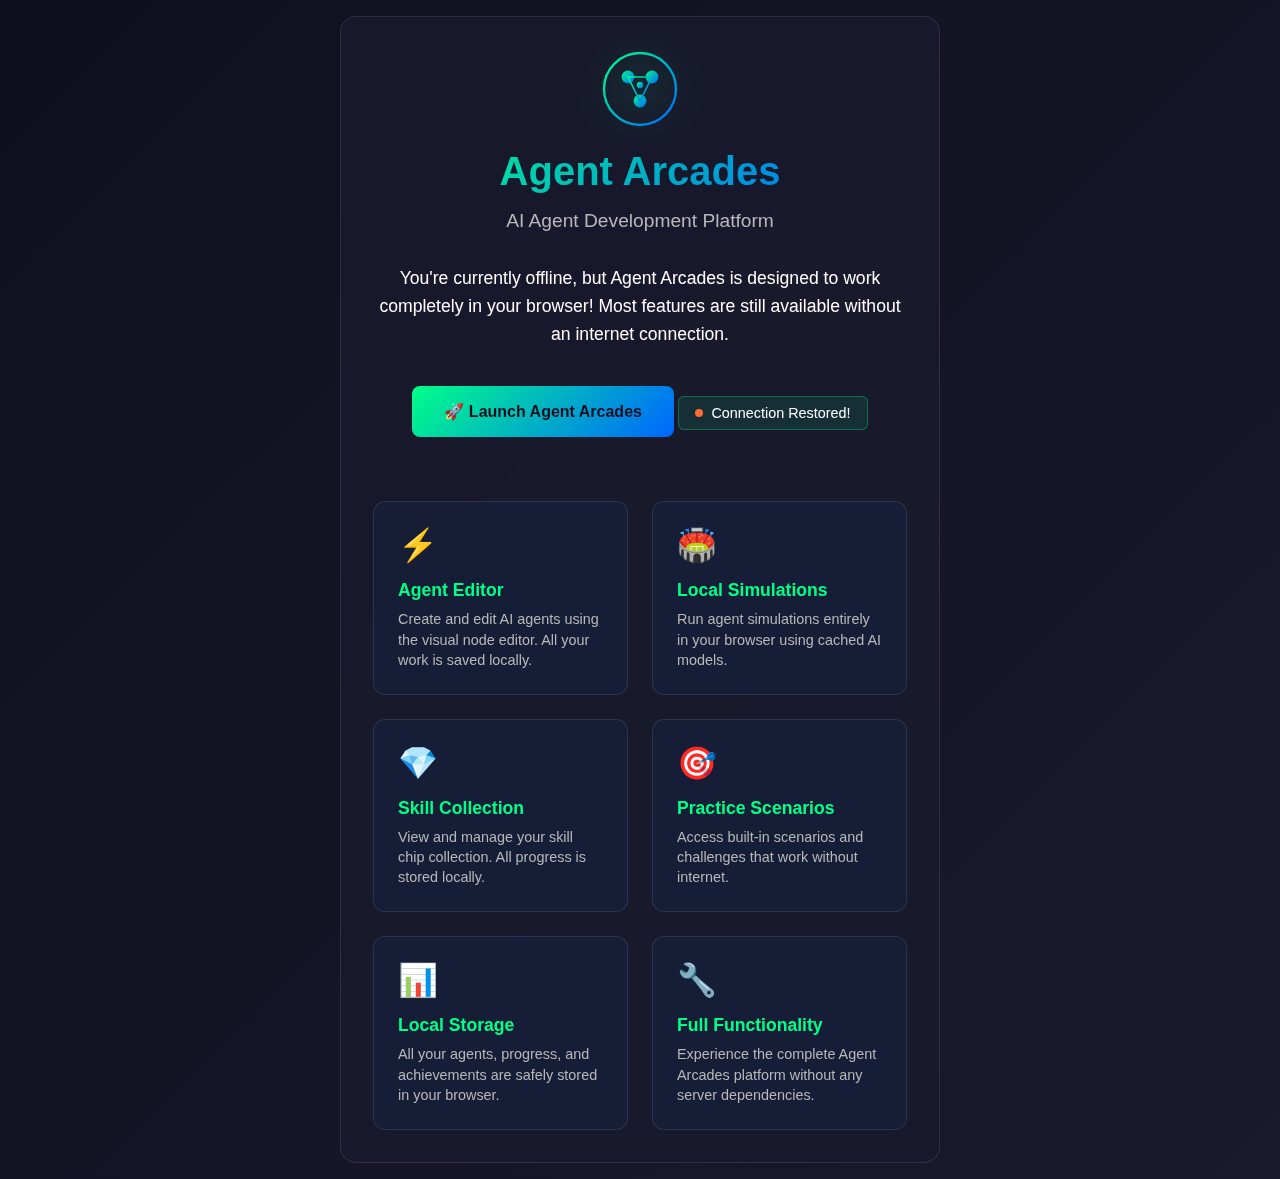
<file: offline.html>
<!DOCTYPE html>
<html lang="en">
<head>
    <meta charset="UTF-8">
    <meta name="viewport" content="width=device-width, initial-scale=1.0">
    <title>Agent Arcades - Offline</title>
    <style>
        * {
            box-sizing: border-box;
            margin: 0;
            padding: 0;
        }
        
        body {
            font-family: 'Segoe UI', Tahoma, Geneva, Verdana, sans-serif;
            background: linear-gradient(135deg, #0f0f1e 0%, #1a1a2e 100%);
            color: #ffffff;
            min-height: 100vh;
            display: flex;
            align-items: center;
            justify-content: center;
            padding: 1rem;
        }
        
        .offline-container {
            text-align: center;
            max-width: 600px;
            padding: 2rem;
            background: rgba(26, 26, 46, 0.8);
            border-radius: 16px;
            border: 1px solid rgba(255, 255, 255, 0.1);
            backdrop-filter: blur(10px);
        }
        
        .logo {
            width: 80px;
            height: 80px;
            margin: 0 auto 1rem;
            filter: drop-shadow(0 0 20px rgba(0, 255, 136, 0.3));
        }
        
        .offline-title {
            font-size: 2.5rem;
            margin-bottom: 1rem;
            background: linear-gradient(135deg, #00ff88 0%, #0066ff 100%);
            -webkit-background-clip: text;
            -webkit-text-fill-color: transparent;
            background-clip: text;
        }
        
        .offline-subtitle {
            font-size: 1.2rem;
            color: #b8b8b8;
            margin-bottom: 2rem;
        }
        
        .offline-message {
            font-size: 1.1rem;
            line-height: 1.6;
            margin-bottom: 2rem;
            color: #ffffff;
        }
        
        .retry-button {
            background: linear-gradient(135deg, #00ff88 0%, #0066ff 100%);
            color: #0f0f1e;
            border: none;
            padding: 1rem 2rem;
            border-radius: 8px;
            font-size: 1rem;
            font-weight: 600;
            cursor: pointer;
            transition: all 0.2s ease;
            margin-bottom: 2rem;
        }
        
        .retry-button:hover {
            transform: translateY(-2px);
            box-shadow: 0 0 25px rgba(0, 255, 136, 0.4);
        }
        
        .features-grid {
            display: grid;
            grid-template-columns: repeat(auto-fit, minmax(250px, 1fr));
            gap: 1.5rem;
            margin-top: 2rem;
        }
        
        .feature-card {
            background: rgba(22, 33, 62, 0.6);
            border: 1px solid rgba(255, 255, 255, 0.1);
            border-radius: 12px;
            padding: 1.5rem;
            text-align: left;
        }
        
        .feature-icon {
            font-size: 2rem;
            margin-bottom: 1rem;
            display: block;
        }
        
        .feature-title {
            color: #00ff88;
            font-size: 1.1rem;
            font-weight: 600;
            margin-bottom: 0.5rem;
        }
        
        .feature-description {
            color: #b8b8b8;
            font-size: 0.9rem;
            line-height: 1.4;
        }
        
        .status-indicator {
            display: inline-flex;
            align-items: center;
            gap: 0.5rem;
            margin-top: 1rem;
            padding: 0.5rem 1rem;
            background: rgba(255, 107, 53, 0.1);
            border: 1px solid rgba(255, 107, 53, 0.3);
            border-radius: 6px;
            font-size: 0.9rem;
        }
        
        .status-dot {
            width: 8px;
            height: 8px;
            border-radius: 50%;
            background: #ff6b35;
        }
        
        @media (max-width: 768px) {
            .offline-container {
                padding: 1.5rem;
            }
            
            .offline-title {
                font-size: 2rem;
            }
            
            .features-grid {
                grid-template-columns: 1fr;
                gap: 1rem;
            }
            
            .feature-card {
                padding: 1rem;
            }
        }
    </style>
</head>
<body>
    <div class="offline-container">
        <svg class="logo" viewBox="0 0 100 100" xmlns="http://www.w3.org/2000/svg">
            <defs>
                <linearGradient id="gradient" x1="0%" y1="0%" x2="100%" y2="100%">
                    <stop offset="0%" style="stop-color:#00ff88;stop-opacity:1" />
                    <stop offset="100%" style="stop-color:#0066ff;stop-opacity:1" />
                </linearGradient>
            </defs>
            <circle cx="50" cy="50" r="45" fill="none" stroke="url(#gradient)" stroke-width="3"/>
            <circle cx="35" cy="35" r="8" fill="url(#gradient)"/>
            <circle cx="65" cy="35" r="8" fill="url(#gradient)"/>
            <circle cx="50" cy="65" r="8" fill="url(#gradient)"/>
            <path d="M35 35 L65 35 L50 65 Z" fill="none" stroke="url(#gradient)" stroke-width="2"/>
            <circle cx="50" cy="45" r="4" fill="url(#gradient)"/>
        </svg>
        
        <h1 class="offline-title">Agent Arcades</h1>
        <p class="offline-subtitle">AI Agent Development Platform</p>
        
        <p class="offline-message">
            You're currently offline, but Agent Arcades is designed to work completely in your browser! 
            Most features are still available without an internet connection.
        </p>
        
        <button class="retry-button" onclick="window.location.reload()">
            🔄 Try to Reconnect
        </button>
        
        <div class="status-indicator">
            <span class="status-dot"></span>
            <span>Offline Mode Active</span>
        </div>
        
        <div class="features-grid">
            <div class="feature-card">
                <span class="feature-icon">⚡</span>
                <h3 class="feature-title">Agent Editor</h3>
                <p class="feature-description">
                    Create and edit AI agents using the visual node editor. All your work is saved locally.
                </p>
            </div>
            
            <div class="feature-card">
                <span class="feature-icon">🏟️</span>
                <h3 class="feature-title">Local Simulations</h3>
                <p class="feature-description">
                    Run agent simulations entirely in your browser using cached AI models.
                </p>
            </div>
            
            <div class="feature-card">
                <span class="feature-icon">💎</span>
                <h3 class="feature-title">Skill Collection</h3>
                <p class="feature-description">
                    View and manage your skill chip collection. All progress is stored locally.
                </p>
            </div>
            
            <div class="feature-card">
                <span class="feature-icon">🎯</span>
                <h3 class="feature-title">Practice Scenarios</h3>
                <p class="feature-description">
                    Access built-in scenarios and challenges that work without internet.
                </p>
            </div>
            
            <div class="feature-card">
                <span class="feature-icon">📊</span>
                <h3 class="feature-title">Local Storage</h3>
                <p class="feature-description">
                    All your agents, progress, and achievements are safely stored in your browser.
                </p>
            </div>
            
            <div class="feature-card">
                <span class="feature-icon">🔧</span>
                <h3 class="feature-title">Full Functionality</h3>
                <p class="feature-description">
                    Experience the complete Agent Arcades platform without any server dependencies.
                </p>
            </div>
        </div>
        
        <script>
            // Check for connection and update UI
            function updateConnectionStatus() {
                const statusIndicator = document.querySelector('.status-indicator');
                const statusDot = document.querySelector('.status-dot');
                const retryButton = document.querySelector('.retry-button');
                
                if (navigator.onLine) {
                    statusIndicator.style.background = 'rgba(0, 255, 136, 0.1)';
                    statusIndicator.style.borderColor = 'rgba(0, 255, 136, 0.3)';
                    statusDot.style.background = '#00ff88';
                    statusIndicator.innerHTML = '<span class="status-dot"></span><span>Connection Restored!</span>';
                    retryButton.textContent = '🚀 Launch Agent Arcades';
                    retryButton.onclick = () => window.location.href = '/';
                } else {
                    statusIndicator.style.background = 'rgba(255, 107, 53, 0.1)';
                    statusIndicator.style.borderColor = 'rgba(255, 107, 53, 0.3)';
                    statusDot.style.background = '#ff6b35';
                    statusIndicator.innerHTML = '<span class="status-dot"></span><span>Offline Mode Active</span>';
                    retryButton.textContent = '🔄 Try to Reconnect';
                    retryButton.onclick = () => window.location.reload();
                }
            }
            
            // Update status on load and when connection changes
            updateConnectionStatus();
            window.addEventListener('online', updateConnectionStatus);
            window.addEventListener('offline', updateConnectionStatus);
            
            // Auto-redirect when connection is restored
            window.addEventListener('online', () => {
                setTimeout(() => {
                    if (navigator.onLine) {
                        window.location.href = '/';
                    }
                }, 2000);
            });
        </script>
    </div>
</body>
</html>
</file>
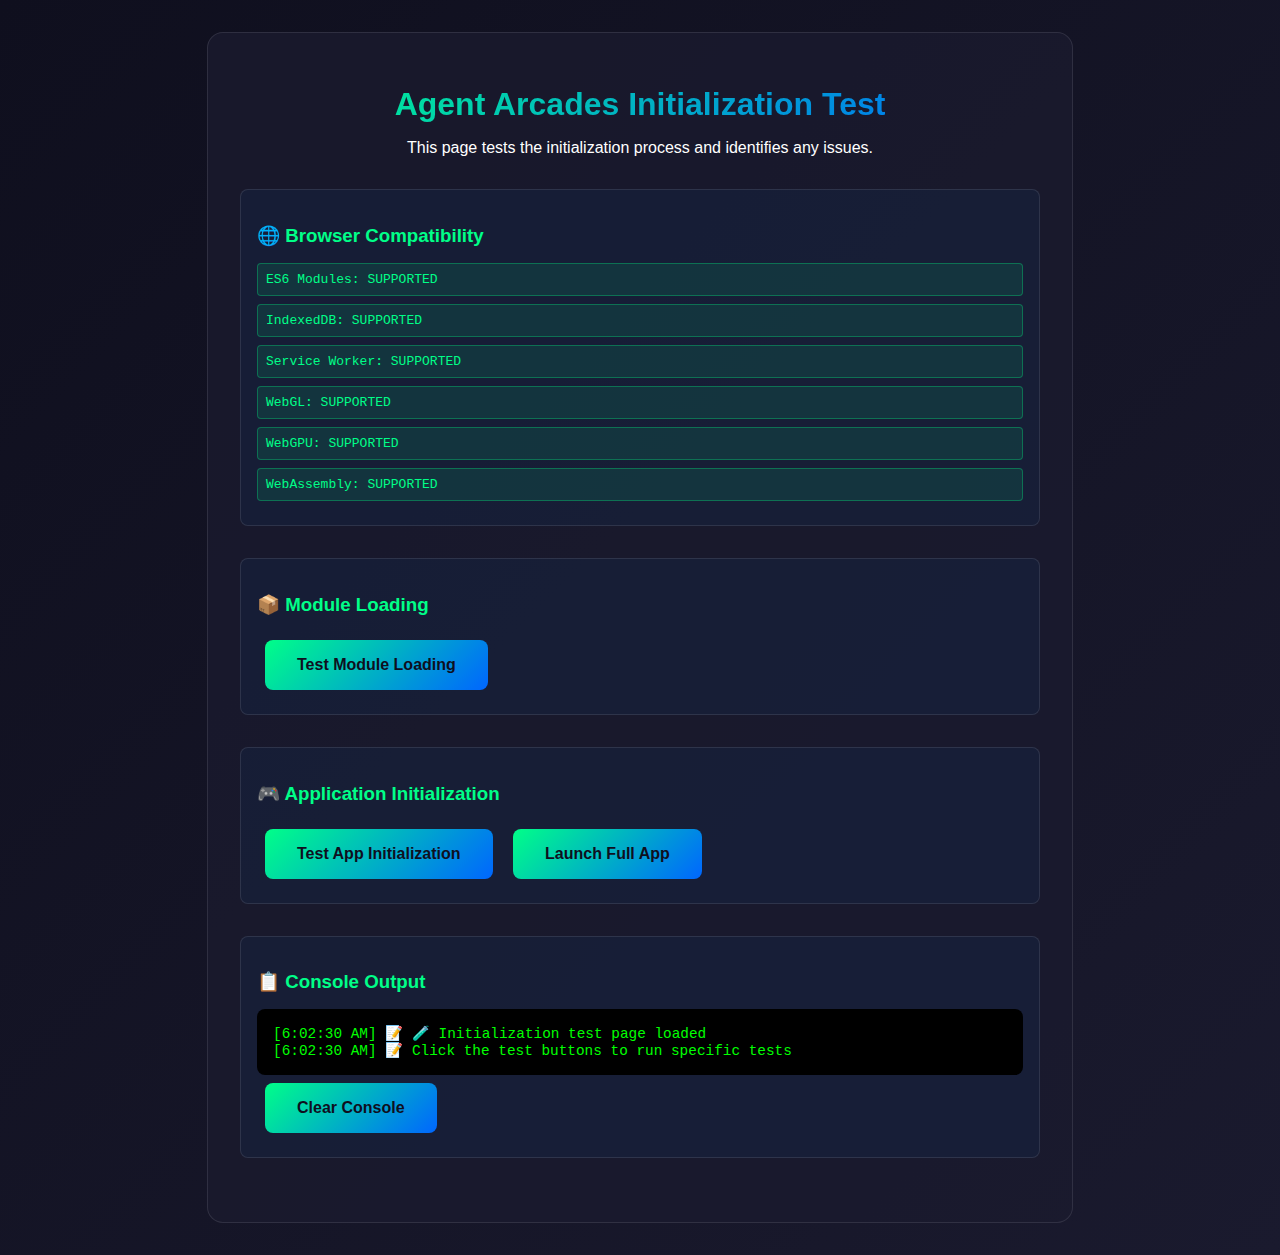
<file: test-initialization.html>
<!DOCTYPE html>
<html lang="en">
<head>
    <meta charset="UTF-8">
    <meta name="viewport" content="width=device-width, initial-scale=1.0">
    <title>Agent Arcades - Initialization Test</title>
    <style>
        body {
            font-family: 'Segoe UI', Tahoma, Geneva, Verdana, sans-serif;
            background: linear-gradient(135deg, #0f0f1e 0%, #1a1a2e 100%);
            color: #ffffff;
            margin: 0;
            padding: 2rem;
            min-height: 100vh;
        }
        
        .test-container {
            max-width: 800px;
            margin: 0 auto;
            background: rgba(26, 26, 46, 0.8);
            border-radius: 16px;
            padding: 2rem;
            border: 1px solid rgba(255, 255, 255, 0.1);
        }
        
        .test-header {
            text-align: center;
            margin-bottom: 2rem;
        }
        
        .test-title {
            font-size: 2rem;
            background: linear-gradient(135deg, #00ff88 0%, #0066ff 100%);
            -webkit-background-clip: text;
            -webkit-text-fill-color: transparent;
            background-clip: text;
            margin-bottom: 1rem;
        }
        
        .test-section {
            margin-bottom: 2rem;
            padding: 1rem;
            background: rgba(22, 33, 62, 0.6);
            border-radius: 8px;
            border: 1px solid rgba(255, 255, 255, 0.1);
        }
        
        .test-section h3 {
            color: #00ff88;
            margin-bottom: 1rem;
        }
        
        .test-result {
            padding: 0.5rem;
            margin: 0.5rem 0;
            border-radius: 4px;
            font-family: monospace;
        }
        
        .test-success {
            background: rgba(0, 255, 136, 0.1);
            border: 1px solid rgba(0, 255, 136, 0.3);
            color: #00ff88;
        }
        
        .test-error {
            background: rgba(255, 107, 53, 0.1);
            border: 1px solid rgba(255, 107, 53, 0.3);
            color: #ff6b35;
        }
        
        .test-warning {
            background: rgba(255, 193, 7, 0.1);
            border: 1px solid rgba(255, 193, 7, 0.3);
            color: #ffc107;
        }
        
        .test-button {
            background: linear-gradient(135deg, #00ff88 0%, #0066ff 100%);
            color: #0f0f1e;
            border: none;
            padding: 1rem 2rem;
            border-radius: 8px;
            font-size: 1rem;
            font-weight: 600;
            cursor: pointer;
            margin: 0.5rem;
            transition: all 0.2s ease;
        }
        
        .test-button:hover {
            transform: translateY(-2px);
            box-shadow: 0 0 25px rgba(0, 255, 136, 0.4);
        }
        
        .console-output {
            background: #000;
            color: #00ff00;
            padding: 1rem;
            border-radius: 8px;
            font-family: monospace;
            font-size: 0.9rem;
            max-height: 300px;
            overflow-y: auto;
            white-space: pre-wrap;
            margin-top: 1rem;
        }
    </style>
</head>
<body>
    <div class="test-container">
        <div class="test-header">
            <h1 class="test-title">Agent Arcades Initialization Test</h1>
            <p>This page tests the initialization process and identifies any issues.</p>
        </div>
        
        <div class="test-section">
            <h3>🌐 Browser Compatibility</h3>
            <div id="browser-tests"></div>
        </div>
        
        <div class="test-section">
            <h3>📦 Module Loading</h3>
            <div id="module-tests"></div>
            <button class="test-button" onclick="testModules()">Test Module Loading</button>
        </div>
        
        <div class="test-section">
            <h3>🎮 Application Initialization</h3>
            <div id="app-tests"></div>
            <button class="test-button" onclick="testAppInitialization()">Test App Initialization</button>
            <button class="test-button" onclick="window.location.href='index.html'">Launch Full App</button>
        </div>
        
        <div class="test-section">
            <h3>📋 Console Output</h3>
            <div id="console-output" class="console-output"></div>
            <button class="test-button" onclick="clearConsole()">Clear Console</button>
        </div>
    </div>

    <script type="module">
        // Capture console output
        const consoleOutput = document.getElementById('console-output');
        const originalLog = console.log;
        const originalError = console.error;
        const originalWarn = console.warn;
        
        function addToConsole(message, type = 'log') {
            const timestamp = new Date().toLocaleTimeString();
            const prefix = type === 'error' ? '❌' : type === 'warn' ? '⚠️' : '📝';
            consoleOutput.textContent += `[${timestamp}] ${prefix} ${message}\n`;
            consoleOutput.scrollTop = consoleOutput.scrollHeight;
        }
        
        console.log = (...args) => {
            originalLog(...args);
            addToConsole(args.join(' '), 'log');
        };
        
        console.error = (...args) => {
            originalError(...args);
            addToConsole(args.join(' '), 'error');
        };
        
        console.warn = (...args) => {
            originalWarn(...args);
            addToConsole(args.join(' '), 'warn');
        };
        
        window.clearConsole = () => {
            consoleOutput.textContent = '';
        };
        
        // Test browser capabilities
        function testBrowserCapabilities() {
            const browserTests = document.getElementById('browser-tests');
            const tests = [
                { name: 'ES6 Modules', test: () => 'noModule' in HTMLScriptElement.prototype },
                { name: 'IndexedDB', test: () => 'indexedDB' in window },
                { name: 'Service Worker', test: () => 'serviceWorker' in navigator },
                { name: 'WebGL', test: () => {
                    try {
                        const canvas = document.createElement('canvas');
                        return !!(canvas.getContext('webgl') || canvas.getContext('experimental-webgl'));
                    } catch (e) {
                        return false;
                    }
                }},
                { name: 'WebGPU', test: () => 'gpu' in navigator },
                { name: 'WebAssembly', test: () => 'WebAssembly' in window }
            ];
            
            browserTests.innerHTML = '';
            tests.forEach(test => {
                const result = document.createElement('div');
                const passed = test.test();
                result.className = `test-result ${passed ? 'test-success' : 'test-error'}`;
                result.textContent = `${test.name}: ${passed ? 'SUPPORTED' : 'NOT SUPPORTED'}`;
                browserTests.appendChild(result);
            });
        }
        
        // Test module loading
        window.testModules = async () => {
            const moduleTests = document.getElementById('module-tests');
            moduleTests.innerHTML = '<div class="test-result">Testing module loading...</div>';
            
            const modules = [
                { name: 'ModuleChecker', path: './js/utils/module-checker.js' },
                { name: 'FallbackModules', path: './js/utils/fallback-modules.js' },
                { name: 'StorageManager', path: './js/utils/storage.js' },
                { name: 'ErrorHandler', path: './js/utils/error-handler.js' },
                { name: 'PerformanceMonitor', path: './js/utils/performance.js' }
            ];
            
            moduleTests.innerHTML = '';
            
            for (const module of modules) {
                const result = document.createElement('div');
                try {
                    const moduleExport = await import(module.path);
                    result.className = 'test-result test-success';
                    result.textContent = `${module.name}: LOADED ✅`;
                    console.log(`Module ${module.name} loaded successfully`);
                } catch (error) {
                    result.className = 'test-result test-error';
                    result.textContent = `${module.name}: FAILED - ${error.message}`;
                    console.error(`Failed to load ${module.name}:`, error);
                }
                moduleTests.appendChild(result);
            }
        };
        
        // Test app initialization
        window.testAppInitialization = async () => {
            const appTests = document.getElementById('app-tests');
            appTests.innerHTML = '<div class="test-result">Testing app initialization...</div>';

            try {
                // Try to import the main app
                const { AgentArcadesApp } = await import('./js/app.js');

                const result = document.createElement('div');
                result.className = 'test-result test-success';
                result.textContent = 'Main app module loaded successfully ✅';
                appTests.innerHTML = '';
                appTests.appendChild(result);

                console.log('App module loaded successfully');

                // Test DOM elements required by the app
                const requiredElements = [
                    'loading-screen', 'loading-status', 'loading-progress-fill', 'app'
                ];

                let missingElements = [];
                requiredElements.forEach(id => {
                    if (!document.getElementById(id)) {
                        missingElements.push(id);
                    }
                });

                if (missingElements.length === 0) {
                    const result2 = document.createElement('div');
                    result2.className = 'test-result test-success';
                    result2.textContent = 'All required DOM elements found ✅';
                    appTests.appendChild(result2);
                } else {
                    const result2 = document.createElement('div');
                    result2.className = 'test-result test-warning';
                    result2.textContent = `Missing DOM elements: ${missingElements.join(', ')} ⚠️`;
                    appTests.appendChild(result2);
                }

                // Test storage availability
                try {
                    const testDB = indexedDB.open('test-db', 1);
                    testDB.onsuccess = () => {
                        const result3 = document.createElement('div');
                        result3.className = 'test-result test-success';
                        result3.textContent = 'IndexedDB accessible ✅';
                        appTests.appendChild(result3);
                        testDB.result.close();
                    };
                    testDB.onerror = () => {
                        const result3 = document.createElement('div');
                        result3.className = 'test-result test-error';
                        result3.textContent = 'IndexedDB not accessible ❌';
                        appTests.appendChild(result3);
                    };
                } catch (error) {
                    const result3 = document.createElement('div');
                    result3.className = 'test-result test-error';
                    result3.textContent = `IndexedDB error: ${error.message} ❌`;
                    appTests.appendChild(result3);
                }

            } catch (error) {
                const result = document.createElement('div');
                result.className = 'test-result test-error';
                result.textContent = `App module loading failed: ${error.message}`;
                appTests.innerHTML = '';
                appTests.appendChild(result);
                console.error('App module loading failed:', error);
            }
        };
        
        // Run browser tests on load
        testBrowserCapabilities();
        
        console.log('🧪 Initialization test page loaded');
        console.log('Click the test buttons to run specific tests');
    </script>
</body>
</html>
</file>
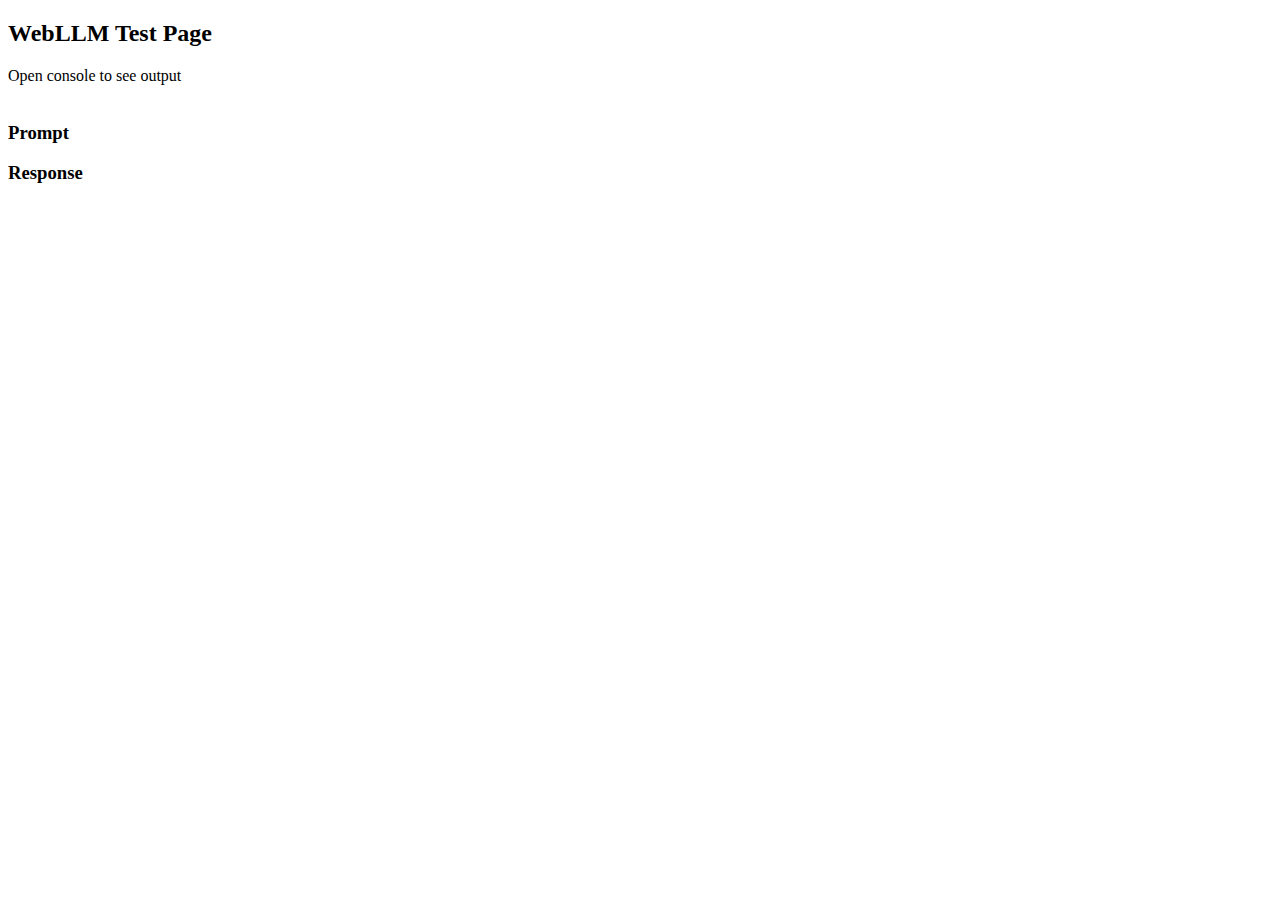
<file: web-llm-main/examples/abort-reload/src/get_started.html>
<!doctype html>
<html>
  <script>
    webLLMGlobal = {};
  </script>
  <body>
    <h2>WebLLM Test Page</h2>
    Open console to see output
    <br />
    <br />
    <label id="init-label"> </label>

    <h3>Prompt</h3>
    <label id="prompt-label"> </label>

    <h3>Response</h3>
    <label id="generate-label"> </label>
    <br />
    <label id="stats-label"> </label>

    <script type="module" src="./get_started.js"></script>
  </body>
</html>
</file>
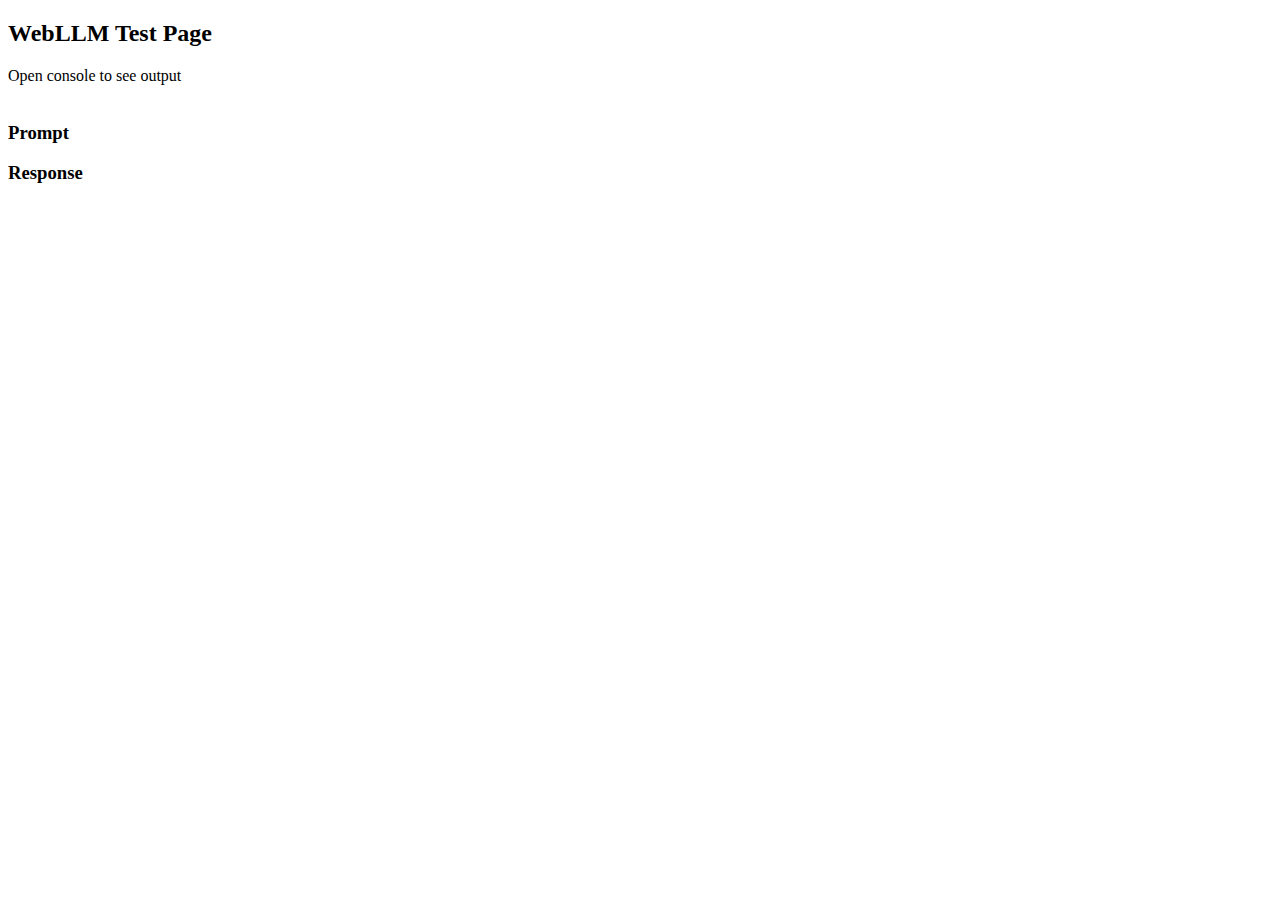
<file: web-llm-main/examples/cache-usage/src/cache_usage.html>
<!doctype html>
<html>
  <script>
    webLLMGlobal = {};
  </script>

  <body>
    <h2>WebLLM Test Page</h2>
    Open console to see output
    <br />
    <br />
    <label id="init-label"> </label>

    <h3>Prompt</h3>
    <label id="prompt-label"> </label>

    <h3>Response</h3>
    <label id="generate-label"> </label>
    <br />
    <label id="stats-label"> </label>

    <script type="module" src="./cache_usage.ts"></script>
  </body>
</html>
</file>
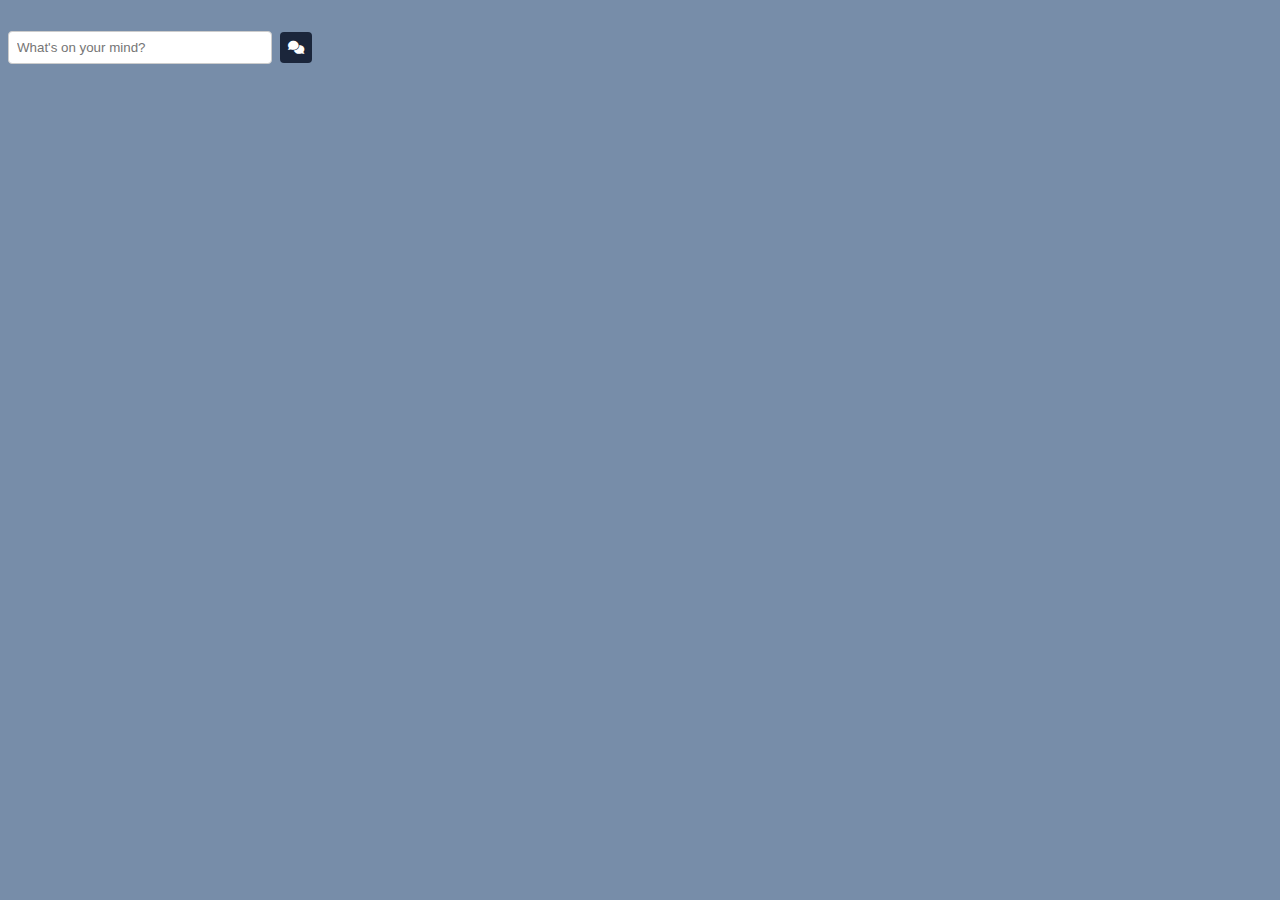
<file: web-llm-main/examples/chrome-extension-webgpu-service-worker/src/popup.html>
<!doctype html>
<html lang="en">
  <head>
    <meta charset="UTF-8" />
    <title>Chatbot</title>
    <link rel="stylesheet" href="popup.css" />
    <link
      rel="stylesheet"
      href="https://cdnjs.cloudflare.com/ajax/libs/font-awesome/6.4.0/css/all.min.css"
    />
  </head>
  <body>
    <div id="loadingContainer"></div>

    <div class="input-container form-group">
      <input
        type="search"
        id="query-input"
        placeholder="What's on your mind?"
      />
      <button id="submit-button" class="btn">
        <i class="fa fa-comments"></i>
      </button>
    </div>

    <div class="stage">
      <div id="loading-indicator" class="dot-flashing"></div>
    </div>

    <div id="answerWrapper">
      <div id="answer"></div>
      <div class="copyRow">
        <span id="timestamp"></span>
        <button
          id="copyAnswer"
          class="btn copyButton"
          title="Copy the Answer to the Clipboard"
        >
          <i class="fa-solid fa-copy fa-lg"></i>
        </button>
      </div>
    </div>

    <script type="module" src="./popup.ts"></script>
  </body>
</html>
</file>
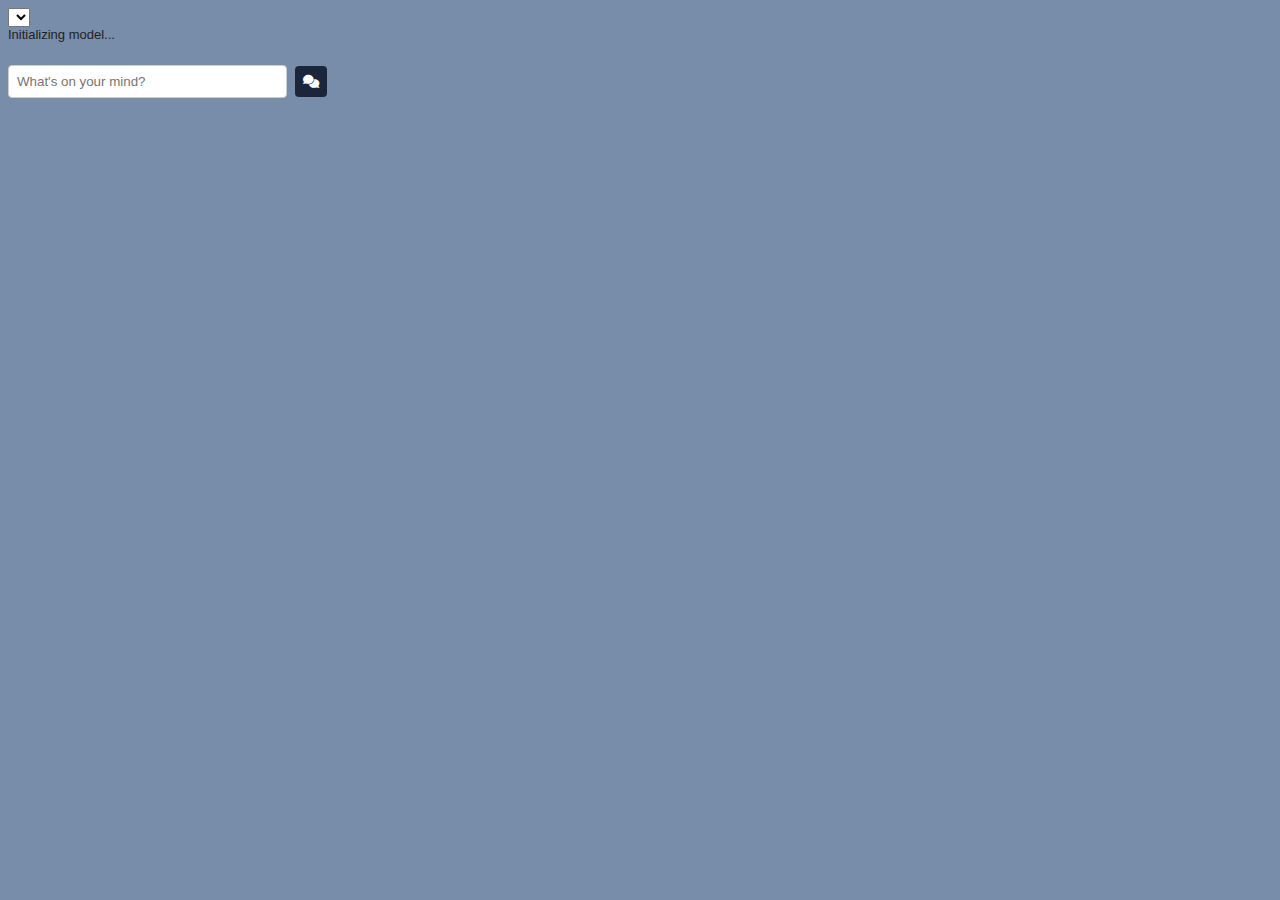
<file: web-llm-main/examples/chrome-extension/src/popup.html>
<!doctype html>
<html lang="en">
  <head>
    <meta charset="UTF-8" />
    <title>Chatbot</title>
    <link rel="stylesheet" href="popup.css" />
    <link
      rel="stylesheet"
      href="https://cdnjs.cloudflare.com/ajax/libs/font-awesome/6.4.0/css/all.min.css"
    />
  </head>
  <body>
    <select id="model-selection"></select>
    <div id="loadingBox">
      <p id="init-label">Initializing model...</p>
      <div id="loadingContainer"></div>
    </div>
    <p id="model-name"></p>
    <div class="input-container form-group">
      <input
        type="search"
        id="query-input"
        placeholder="What's on your mind?"
      />
      <button id="submit-button" class="btn">
        <i class="fa fa-comments"></i>
      </button>
    </div>

    <div class="stage">
      <div id="loading-indicator" class="dot-flashing"></div>
    </div>

    <div id="answerWrapper">
      <div id="answer"></div>
      <div class="copyRow">
        <span id="timestamp"></span>
        <button
          id="copyAnswer"
          class="btn copyButton"
          title="Copy the Answer to the Clipboard"
        >
          <i class="fa-solid fa-copy fa-lg"></i>
        </button>
      </div>
    </div>

    <script type="module" src="./popup.ts"></script>
  </body>
</html>
</file>
<file: css/main.css>
/* Agent Arcades - Main Stylesheet */
/* Design System & Core Styles */

:root {
  /* Color Palette - Cyberpunk Theme */
  --primary-bg: #0f0f1e;
  --secondary-bg: #1a1a2e;
  --tertiary-bg: #16213e;
  --accent-bg: #0f3460;
  
  --primary-text: #ffffff;
  --secondary-text: #b8b8b8;
  --muted-text: #808080;
  
  --primary-accent: #00ff88;
  --secondary-accent: #0066ff;
  --warning-accent: #ff6b35;
  --error-accent: #ff3366;
  --success-accent: #00ff88;
  
  /* Gradients */
  --primary-gradient: linear-gradient(135deg, #00ff88 0%, #0066ff 100%);
  --secondary-gradient: linear-gradient(135deg, #1a1a2e 0%, #16213e 100%);
  --accent-gradient: linear-gradient(135deg, #ff6b35 0%, #ff3366 100%);
  
  /* Spacing */
  --spacing-xs: 0.25rem;
  --spacing-sm: 0.5rem;
  --spacing-md: 1rem;
  --spacing-lg: 1.5rem;
  --spacing-xl: 2rem;
  --spacing-xxl: 3rem;
  
  /* Typography */
  --font-family-primary: 'JetBrains Mono', 'Fira Code', 'Consolas', monospace;
  --font-family-secondary: 'Inter', 'Segoe UI', 'Roboto', sans-serif;
  
  --font-size-xs: 0.75rem;
  --font-size-sm: 0.875rem;
  --font-size-md: 1rem;
  --font-size-lg: 1.125rem;
  --font-size-xl: 1.25rem;
  --font-size-xxl: 1.5rem;
  --font-size-xxxl: 2rem;
  
  /* Borders & Radius */
  --border-radius-sm: 4px;
  --border-radius-md: 8px;
  --border-radius-lg: 12px;
  --border-radius-xl: 16px;
  
  --border-width: 1px;
  --border-color: rgba(255, 255, 255, 0.1);
  --border-color-accent: rgba(0, 255, 136, 0.3);
  
  /* Shadows */
  --shadow-sm: 0 2px 4px rgba(0, 0, 0, 0.1);
  --shadow-md: 0 4px 8px rgba(0, 0, 0, 0.2);
  --shadow-lg: 0 8px 16px rgba(0, 0, 0, 0.3);
  --shadow-xl: 0 16px 32px rgba(0, 0, 0, 0.4);
  
  --shadow-glow: 0 0 20px rgba(0, 255, 136, 0.3);
  --shadow-glow-accent: 0 0 20px rgba(0, 102, 255, 0.3);
  
  /* Transitions */
  --transition-fast: 0.15s ease-out;
  --transition-normal: 0.25s ease-out;
  --transition-slow: 0.4s ease-out;
  
  /* Z-Index Scale */
  --z-dropdown: 1000;
  --z-sticky: 1020;
  --z-fixed: 1030;
  --z-modal-backdrop: 1040;
  --z-modal: 1050;
  --z-popover: 1060;
  --z-tooltip: 1070;
  --z-toast: 1080;
}

/* Reset & Base Styles */
* {
  box-sizing: border-box;
  margin: 0;
  padding: 0;
}

html {
  font-size: 16px;
  scroll-behavior: smooth;
}

body {
  font-family: var(--font-family-secondary);
  font-size: var(--font-size-md);
  line-height: 1.6;
  color: var(--primary-text);
  background: var(--primary-bg);
  overflow-x: hidden;
  -webkit-font-smoothing: antialiased;
  -moz-osx-font-smoothing: grayscale;
}

/* Typography */
h1, h2, h3, h4, h5, h6 {
  font-family: var(--font-family-primary);
  font-weight: 600;
  line-height: 1.2;
  margin-bottom: var(--spacing-md);
}

h1 { font-size: var(--font-size-xxxl); }
h2 { font-size: var(--font-size-xxl); }
h3 { font-size: var(--font-size-xl); }
h4 { font-size: var(--font-size-lg); }
h5 { font-size: var(--font-size-md); }
h6 { font-size: var(--font-size-sm); }

p {
  margin-bottom: var(--spacing-md);
  color: var(--secondary-text);
}

a {
  color: var(--primary-accent);
  text-decoration: none;
  transition: color var(--transition-fast);
}

a:hover {
  color: var(--secondary-accent);
}

/* Utility Classes */
.hidden { display: none !important; }
.invisible { visibility: hidden !important; }
.sr-only {
  position: absolute;
  width: 1px;
  height: 1px;
  padding: 0;
  margin: -1px;
  overflow: hidden;
  clip: rect(0, 0, 0, 0);
  white-space: nowrap;
  border: 0;
}

.text-center { text-align: center; }
.text-left { text-align: left; }
.text-right { text-align: right; }

.font-mono { font-family: var(--font-family-primary); }
.font-sans { font-family: var(--font-family-secondary); }

.text-primary { color: var(--primary-text); }
.text-secondary { color: var(--secondary-text); }
.text-muted { color: var(--muted-text); }
.text-accent { color: var(--primary-accent); }

/* Loading Screen */
.loading-screen {
  position: fixed;
  top: 0;
  left: 0;
  width: 100vw;
  height: 100vh;
  background: linear-gradient(135deg, #0f0f1e 0%, #1a1a2e 100%);
  display: flex;
  align-items: center;
  justify-content: center;
  z-index: var(--z-modal);
  transition: opacity var(--transition-normal);
}

.loading-screen.hidden {
  opacity: 0;
  pointer-events: none;
}

.loading-content {
  text-align: center;
  max-width: 400px;
  padding: var(--spacing-xl);
}

.logo-container {
  margin-bottom: var(--spacing-xl);
}

.logo {
  animation: pulse-glow 2s ease-in-out infinite;
  filter: drop-shadow(0 0 30px rgba(0, 255, 136, 0.5));
}

@keyframes pulse-glow {
  0%, 100% {
    filter: drop-shadow(0 0 30px rgba(0, 255, 136, 0.5));
    transform: scale(1);
  }
  50% {
    filter: drop-shadow(0 0 40px rgba(0, 255, 136, 0.8));
    transform: scale(1.05);
  }
}

.logo-container h1 {
  font-size: var(--font-size-xxxl);
  background: var(--primary-gradient);
  background-size: 200% 200%;
  -webkit-background-clip: text;
  -webkit-text-fill-color: transparent;
  background-clip: text;
  margin-top: var(--spacing-lg);
  animation: text-shimmer 3s ease-in-out infinite;
}

@keyframes text-shimmer {
  0%, 100% {
    background-position: 0% 50%;
  }
  50% {
    background-position: 100% 50%;
  }
}

.loading-progress {
  width: 100%;
  margin-bottom: var(--spacing-lg);
}

.progress-bar {
  width: 100%;
  height: 6px;
  background: rgba(255, 255, 255, 0.1);
  border-radius: var(--border-radius-sm);
  overflow: hidden;
  margin-bottom: var(--spacing-md);
  position: relative;
}

.progress-bar::before {
  content: '';
  position: absolute;
  top: 0;
  left: -100%;
  width: 100%;
  height: 100%;
  background: linear-gradient(90deg, transparent, rgba(255, 255, 255, 0.2), transparent);
  animation: progress-shine 2s ease-in-out infinite;
}

@keyframes progress-shine {
  0% {
    left: -100%;
  }
  100% {
    left: 100%;
  }
}

.progress-fill {
  height: 100%;
  background: var(--primary-gradient);
  border-radius: var(--border-radius-sm);
  transition: width var(--transition-normal);
  width: 0%;
  position: relative;
  overflow: hidden;
}

.progress-fill::after {
  content: '';
  position: absolute;
  top: 0;
  left: 0;
  right: 0;
  bottom: 0;
  background: linear-gradient(90deg, transparent, rgba(255, 255, 255, 0.3), transparent);
  animation: fill-shine 1.5s ease-in-out infinite;
}

@keyframes fill-shine {
  0% {
    transform: translateX(-100%);
  }
  100% {
    transform: translateX(100%);
  }
}

#loading-status {
  color: var(--secondary-text);
  font-size: var(--font-size-lg);
  margin: 0;
  min-height: 2em;
  animation: fade-in-out 2s ease-in-out infinite;
}

@keyframes fade-in-out {
  0%, 100% {
    opacity: 0.7;
  }
  50% {
    opacity: 1;
  }
}

#loading-progress-text {
  color: var(--muted-text);
  font-size: var(--font-size-sm);
  font-family: var(--font-family-primary);
  font-weight: 600;
  margin-top: var(--spacing-xs);
}

/* Loading dots animation */
.loading-dots {
  display: inline-flex;
  gap: 4px;
  margin-top: var(--spacing-md);
}

.loading-dots div {
  width: 8px;
  height: 8px;
  border-radius: 50%;
  background: var(--primary-accent);
  animation: loading-dots-animation 1.2s linear infinite;
}

.loading-dots div:nth-child(1) {
  animation-delay: 0s;
}

.loading-dots div:nth-child(2) {
  animation-delay: 0.4s;
}

.loading-dots div:nth-child(3) {
  animation-delay: 0.8s;
}

@keyframes loading-dots-animation {
  0%, 80%, 100% {
    transform: scale(0);
    opacity: 0.5;
  }
  40% {
    transform: scale(1);
    opacity: 1;
  }
}

/* App Layout */
.app {
  min-height: 100vh;
  height: 100vh; /* Ensure a definite height so absolute child views can size to 100% */
  display: flex;
  flex-direction: column;
  background: var(--primary-bg);
}

.app-header {
  background: var(--secondary-bg);
  border-bottom: var(--border-width) solid var(--border-color);
  padding: var(--spacing-md) var(--spacing-xl);
  display: flex;
  align-items: center;
  justify-content: space-between;
  position: sticky;
  top: 0;
  z-index: var(--z-sticky);
  backdrop-filter: blur(10px);
}

.header-left {
  display: flex;
  align-items: center;
  gap: var(--spacing-md);
}

.logo-small {
  width: 32px;
  height: 32px;
}

.logo-small svg {
  width: 100%;
  height: 100%;
  filter: drop-shadow(0 0 10px rgba(0, 255, 136, 0.3));
}

.app-title {
  font-size: var(--font-size-xl);
  font-weight: 700;
  background: var(--primary-gradient);
  -webkit-background-clip: text;
  -webkit-text-fill-color: transparent;
  background-clip: text;
  margin: 0;
}

/* Navigation */
.main-nav {
  display: flex;
  gap: var(--spacing-sm);
}

.nav-button {
  display: flex;
  align-items: center;
  gap: var(--spacing-sm);
  padding: var(--spacing-sm) var(--spacing-md);
  background: transparent;
  border: var(--border-width) solid transparent;
  border-radius: var(--border-radius-md);
  color: var(--secondary-text);
  font-size: var(--font-size-sm);
  cursor: pointer;
  transition: all var(--transition-fast);
  position: relative;
}

.nav-button:hover {
  background: rgba(255, 255, 255, 0.05);
  color: var(--primary-text);
  border-color: var(--border-color);
}

.nav-button.active {
  background: var(--accent-bg);
  color: var(--primary-accent);
  border-color: var(--border-color-accent);
  box-shadow: var(--shadow-glow);
}

.nav-button.active::before {
  content: '';
  position: absolute;
  bottom: -1px;
  left: 0;
  right: 0;
  height: 2px;
  background: var(--primary-gradient);
}

.nav-icon {
  font-size: var(--font-size-lg);
}

.nav-label {
  font-weight: 500;
}

/* Header Right */
.header-right {
  display: flex;
  align-items: center;
  gap: var(--spacing-md);
}

.model-status {
  display: flex;
  align-items: center;
  gap: var(--spacing-sm);
  padding: var(--spacing-sm) var(--spacing-md);
  background: var(--tertiary-bg);
  border: var(--border-width) solid var(--border-color);
  border-radius: var(--border-radius-md);
  font-size: var(--font-size-sm);
}

.status-indicator {
  width: 8px;
  height: 8px;
  border-radius: 50%;
  background: var(--muted-text);
  transition: background-color var(--transition-fast);
}

.status-indicator.loading {
  background: var(--warning-accent);
  animation: pulse 1s ease-in-out infinite;
}

.status-indicator.ready {
  background: var(--success-accent);
}

.status-indicator.error {
  background: var(--error-accent);
}

.status-text {
  color: var(--secondary-text);
  font-family: var(--font-family-primary);
}

.settings-button {
  padding: var(--spacing-sm);
  background: transparent;
  border: var(--border-width) solid var(--border-color);
  border-radius: var(--border-radius-md);
  color: var(--secondary-text);
  cursor: pointer;
  transition: all var(--transition-fast);
}

.settings-button:hover {
  background: var(--tertiary-bg);
  color: var(--primary-text);
  border-color: var(--border-color-accent);
}

/* Main Content */
.app-main {
  flex: 1;
  position: relative;
  overflow: hidden;
}

.view {
  position: absolute;
  top: 0;
  left: 0;
  width: 100%;
  height: 100%;
  opacity: 0;
  visibility: hidden;
  transition: all var(--transition-normal);
  overflow-y: auto;
}

.view.active {
  opacity: 1;
  visibility: visible;
}

/* Animations */
@keyframes pulse {
  0%, 100% { opacity: 1; }
  50% { opacity: 0.5; }
}

@keyframes fadeIn {
  from { opacity: 0; transform: translateY(20px); }
  to { opacity: 1; transform: translateY(0); }
}

@keyframes slideIn {
  from { transform: translateX(-100%); }
  to { transform: translateX(0); }
}

@keyframes glow {
  0%, 100% { box-shadow: var(--shadow-glow); }
  50% { box-shadow: 0 0 30px rgba(0, 255, 136, 0.5); }
}

/* Scrollbar Styling */
::-webkit-scrollbar {
  width: 8px;
  height: 8px;
}

::-webkit-scrollbar-track {
  background: var(--secondary-bg);
}

::-webkit-scrollbar-thumb {
  background: var(--tertiary-bg);
  border-radius: var(--border-radius-sm);
}

::-webkit-scrollbar-thumb:hover {
  background: var(--accent-bg);
}

/* Focus Styles for Accessibility */
button:focus,
input:focus,
select:focus,
textarea:focus {
  outline: 2px solid var(--primary-accent);
  outline-offset: 2px;
}

/* High Contrast Mode Support */
@media (prefers-contrast: high) {
  :root {
    --border-color: rgba(255, 255, 255, 0.3);
    --border-color-accent: rgba(0, 255, 136, 0.6);
  }
}

/* Reduced Motion Support */
@media (prefers-reduced-motion: reduce) {
  *,
  *::before,
  *::after {
    animation-duration: 0.01ms !important;
    animation-iteration-count: 1 !important;
    transition-duration: 0.01ms !important;
  }
}
</file>
<file: css/components.css>
/* Agent Arcades - Component Styles */

/* Buttons */
.btn {
  display: inline-flex;
  align-items: center;
  justify-content: center;
  gap: var(--spacing-sm);
  padding: var(--spacing-sm) var(--spacing-md);
  border: var(--border-width) solid transparent;
  border-radius: var(--border-radius-md);
  font-family: var(--font-family-secondary);
  font-size: var(--font-size-sm);
  font-weight: 500;
  text-decoration: none;
  cursor: pointer;
  transition: all var(--transition-fast);
  position: relative;
  overflow: hidden;
}

.btn:disabled {
  opacity: 0.5;
  cursor: not-allowed;
  pointer-events: none;
}

.btn.primary {
  background: var(--primary-gradient);
  color: var(--primary-bg);
  border-color: transparent;
  box-shadow: var(--shadow-glow);
}

.btn.primary:hover {
  transform: translateY(-2px);
  box-shadow: 0 0 25px rgba(0, 255, 136, 0.4);
}

.btn.secondary {
  background: var(--secondary-bg);
  color: var(--primary-text);
  border-color: var(--border-color);
}

.btn.secondary:hover {
  background: var(--tertiary-bg);
  border-color: var(--border-color-accent);
}

.btn.outline {
  background: transparent;
  color: var(--primary-accent);
  border-color: var(--primary-accent);
}

.btn.outline:hover {
  background: var(--primary-accent);
  color: var(--primary-bg);
}

.btn.danger {
  background: var(--error-accent);
  color: var(--primary-text);
  border-color: transparent;
}

.btn.danger:hover {
  background: #ff1a4d;
}

/* Dashboard Components */
.dashboard-grid {
  display: grid;
  grid-template-columns: 1fr 1fr;
  grid-template-rows: auto auto;
  gap: var(--spacing-xl);
  padding: var(--spacing-xl);
  height: 100%;
}

.panel {
  background: var(--secondary-bg);
  border: var(--border-width) solid var(--border-color);
  border-radius: var(--border-radius-lg);
  padding: var(--spacing-xl);
  box-shadow: var(--shadow-md);
  transition: all var(--transition-normal);
}

.panel:hover {
  border-color: var(--border-color-accent);
  box-shadow: var(--shadow-lg);
}

.panel h2 {
  color: var(--primary-text);
  font-size: var(--font-size-xl);
  margin-bottom: var(--spacing-lg);
  padding-bottom: var(--spacing-sm);
  border-bottom: var(--border-width) solid var(--border-color);
}

/* Quick Start Panel */
.quick-start-panel {
  grid-row: span 2;
}

.quick-actions {
  display: flex;
  flex-direction: column;
  gap: var(--spacing-md);
  margin-bottom: var(--spacing-xl);
}

.action-button {
  display: flex;
  align-items: center;
  gap: var(--spacing-md);
  padding: var(--spacing-lg);
  background: var(--tertiary-bg);
  border: var(--border-width) solid var(--border-color);
  border-radius: var(--border-radius-md);
  color: var(--primary-text);
  text-align: left;
  cursor: pointer;
  transition: all var(--transition-fast);
  width: 100%;
}

.action-button:hover {
  background: var(--accent-bg);
  border-color: var(--border-color-accent);
  transform: translateX(4px);
}

.action-button.primary {
  background: var(--primary-gradient);
  color: var(--primary-bg);
  border-color: transparent;
}

.action-button.primary:hover {
  transform: translateX(4px) translateY(-2px);
  box-shadow: var(--shadow-glow);
}

.action-icon {
  font-size: var(--font-size-xl);
  width: 24px;
  text-align: center;
}

.action-text {
  font-weight: 500;
  font-size: var(--font-size-md);
}

.my-agents h3 {
  color: var(--primary-text);
  font-size: var(--font-size-lg);
  margin-bottom: var(--spacing-md);
}

.agent-list {
  display: flex;
  flex-direction: column;
  gap: var(--spacing-sm);
}

.agent-item {
  display: flex;
  align-items: center;
  justify-content: space-between;
  padding: var(--spacing-md);
  background: var(--primary-bg);
  border: var(--border-width) solid var(--border-color);
  border-radius: var(--border-radius-md);
  cursor: pointer;
  transition: all var(--transition-fast);
}

.agent-item:hover {
  border-color: var(--border-color-accent);
  background: var(--tertiary-bg);
}

.agent-info {
  display: flex;
  align-items: center;
  gap: var(--spacing-md);
}

.agent-avatar {
  width: 32px;
  height: 32px;
  border-radius: 50%;
  background: var(--primary-gradient);
  display: flex;
  align-items: center;
  justify-content: center;
  font-size: var(--font-size-sm);
  font-weight: bold;
  color: var(--primary-bg);
}

.agent-details h4 {
  color: var(--primary-text);
  font-size: var(--font-size-sm);
  margin: 0;
}

.agent-details p {
  color: var(--muted-text);
  font-size: var(--font-size-xs);
  margin: 0;
}

.agent-status {
  display: flex;
  align-items: center;
  gap: var(--spacing-xs);
  font-size: var(--font-size-xs);
  color: var(--muted-text);
}

/* Tournament Panel */
.tournament-panel {
  display: flex;
  flex-direction: column;
}

.featured-tournament {
  margin-bottom: var(--spacing-lg);
}

.tournament-info {
  background: var(--tertiary-bg);
  border: var(--border-width) solid var(--border-color);
  border-radius: var(--border-radius-md);
  padding: var(--spacing-lg);
}

.tournament-info h3 {
  color: var(--primary-accent);
  font-size: var(--font-size-lg);
  margin-bottom: var(--spacing-md);
}

.tournament-details {
  display: flex;
  flex-direction: column;
  gap: var(--spacing-sm);
  margin-bottom: var(--spacing-lg);
}

.detail-item {
  display: flex;
  align-items: center;
  gap: var(--spacing-sm);
  font-size: var(--font-size-sm);
}

.detail-icon {
  font-size: var(--font-size-md);
  width: 20px;
  text-align: center;
}

.detail-text {
  color: var(--secondary-text);
}

.join-tournament-btn {
  width: 100%;
  padding: var(--spacing-md);
  background: var(--primary-gradient);
  color: var(--primary-bg);
  border: none;
  border-radius: var(--border-radius-md);
  font-weight: 600;
  cursor: pointer;
  transition: all var(--transition-fast);
}

.join-tournament-btn:hover {
  transform: translateY(-2px);
  box-shadow: var(--shadow-glow);
}

.recent-matches h3 {
  color: var(--primary-text);
  font-size: var(--font-size-lg);
  margin-bottom: var(--spacing-md);
}

.match-list {
  display: flex;
  flex-direction: column;
  gap: var(--spacing-sm);
}

.match-item {
  display: flex;
  align-items: center;
  gap: var(--spacing-sm);
  padding: var(--spacing-sm);
  background: var(--primary-bg);
  border-radius: var(--border-radius-sm);
  font-size: var(--font-size-sm);
}

.match-result {
  font-size: var(--font-size-md);
}

.match-result.win {
  color: var(--success-accent);
}

.match-result.loss {
  color: var(--error-accent);
}

.match-details {
  color: var(--secondary-text);
}

/* Skill Chip Components */
.chip-gallery-panel {
  display: flex;
  flex-direction: column;
}

.chip-summary {
  display: grid;
  grid-template-columns: 1fr 1fr;
  gap: var(--spacing-md);
  margin-bottom: var(--spacing-lg);
}

.chip-count {
  display: flex;
  flex-direction: column;
  align-items: center;
  padding: var(--spacing-md);
  background: var(--primary-bg);
  border: var(--border-width) solid var(--border-color);
  border-radius: var(--border-radius-md);
  transition: all var(--transition-fast);
}

.chip-count:hover {
  border-color: var(--border-color-accent);
  transform: translateY(-2px);
}

.chip-count.legendary {
  border-color: #ffd700;
  background: linear-gradient(135deg, rgba(255, 215, 0, 0.1) 0%, rgba(255, 215, 0, 0.05) 100%);
}

.chip-count.epic {
  border-color: #9d4edd;
  background: linear-gradient(135deg, rgba(157, 78, 221, 0.1) 0%, rgba(157, 78, 221, 0.05) 100%);
}

.chip-count.rare {
  border-color: #0066ff;
  background: linear-gradient(135deg, rgba(0, 102, 255, 0.1) 0%, rgba(0, 102, 255, 0.05) 100%);
}

.chip-count.common {
  border-color: #808080;
  background: linear-gradient(135deg, rgba(128, 128, 128, 0.1) 0%, rgba(128, 128, 128, 0.05) 100%);
}

.chip-icon {
  font-size: var(--font-size-xl);
  margin-bottom: var(--spacing-xs);
}

.chip-label {
  font-size: var(--font-size-xs);
  color: var(--muted-text);
  margin-bottom: var(--spacing-xs);
}

.chip-number {
  font-size: var(--font-size-lg);
  font-weight: bold;
  color: var(--primary-text);
  font-family: var(--font-family-primary);
}

.view-collection-btn {
  width: 100%;
  padding: var(--spacing-md);
  background: var(--secondary-bg);
  color: var(--primary-accent);
  border: var(--border-width) solid var(--primary-accent);
  border-radius: var(--border-radius-md);
  font-weight: 500;
  cursor: pointer;
  transition: all var(--transition-fast);
}

.view-collection-btn:hover {
  background: var(--primary-accent);
  color: var(--primary-bg);
}

/* Daily Challenge Panel */
.daily-challenge-panel {
  display: flex;
  flex-direction: column;
}

.challenge-info {
  background: var(--tertiary-bg);
  border: var(--border-width) solid var(--border-color);
  border-radius: var(--border-radius-md);
  padding: var(--spacing-lg);
}

.challenge-info h3 {
  color: var(--warning-accent);
  font-size: var(--font-size-lg);
  margin-bottom: var(--spacing-md);
}

.challenge-description {
  color: var(--secondary-text);
  font-size: var(--font-size-sm);
  line-height: 1.5;
  margin-bottom: var(--spacing-lg);
}

.challenge-reward {
  display: flex;
  align-items: center;
  gap: var(--spacing-sm);
  margin-bottom: var(--spacing-lg);
  padding: var(--spacing-sm);
  background: var(--primary-bg);
  border-radius: var(--border-radius-sm);
}

.reward-icon {
  font-size: var(--font-size-lg);
}

.reward-text {
  color: var(--primary-accent);
  font-weight: 500;
  font-size: var(--font-size-sm);
}

.challenge-progress {
  margin-bottom: var(--spacing-lg);
}

.progress-text {
  display: block;
  text-align: center;
  color: var(--muted-text);
  font-size: var(--font-size-xs);
  margin-top: var(--spacing-xs);
}

.start-challenge-btn {
  width: 100%;
  padding: var(--spacing-md);
  background: var(--warning-accent);
  color: var(--primary-text);
  border: none;
  border-radius: var(--border-radius-md);
  font-weight: 600;
  cursor: pointer;
  transition: all var(--transition-fast);
}

.start-challenge-btn:hover {
  background: #ff8c5a;
  transform: translateY(-2px);
}

/* Modal Components */
.modal-overlay {
  position: fixed;
  top: 0;
  left: 0;
  width: 100vw;
  height: 100vh;
  background: rgba(0, 0, 0, 0.8);
  display: flex;
  align-items: center;
  justify-content: center;
  z-index: var(--z-modal-backdrop);
  backdrop-filter: blur(4px);
}

.modal {
  background: var(--secondary-bg);
  border: var(--border-width) solid var(--border-color);
  border-radius: var(--border-radius-lg);
  padding: var(--spacing-xl);
  max-width: 90vw;
  max-height: 90vh;
  overflow-y: auto;
  box-shadow: var(--shadow-xl);
  animation: fadeIn var(--transition-normal);
}

.modal-header {
  display: flex;
  align-items: center;
  justify-content: space-between;
  margin-bottom: var(--spacing-lg);
  padding-bottom: var(--spacing-md);
  border-bottom: var(--border-width) solid var(--border-color);
}

.modal-title {
  color: var(--primary-text);
  font-size: var(--font-size-xl);
  margin: 0;
}

.modal-close {
  background: transparent;
  border: none;
  color: var(--muted-text);
  font-size: var(--font-size-xl);
  cursor: pointer;
  padding: var(--spacing-xs);
  border-radius: var(--border-radius-sm);
  transition: all var(--transition-fast);
}

.modal-close:hover {
  color: var(--primary-text);
  background: var(--tertiary-bg);
}

.modal-body {
  margin-bottom: var(--spacing-lg);
}

.modal-footer {
  display: flex;
  gap: var(--spacing-md);
  justify-content: flex-end;
  padding-top: var(--spacing-md);
  border-top: var(--border-width) solid var(--border-color);
}

/* Error Container */
.error-container {
  position: fixed;
  top: var(--spacing-xl);
  right: var(--spacing-xl);
  max-width: 400px;
  z-index: var(--z-toast);
}

.error-message {
  background: var(--error-accent);
  color: var(--primary-text);
  padding: var(--spacing-md);
  border-radius: var(--border-radius-md);
  margin-bottom: var(--spacing-sm);
  box-shadow: var(--shadow-lg);
  animation: slideIn var(--transition-normal);
}

.error-message h3 {
  margin: 0 0 var(--spacing-sm) 0;
  font-size: var(--font-size-md);
}

.error-message p {
  margin: 0;
  font-size: var(--font-size-sm);
}

/* Form Elements */
input, select, textarea {
  background: var(--tertiary-bg);
  border: var(--border-width) solid var(--border-color);
  border-radius: var(--border-radius-md);
  padding: var(--spacing-sm) var(--spacing-md);
  color: var(--primary-text);
  font-family: var(--font-family-secondary);
  font-size: var(--font-size-sm);
  transition: all var(--transition-fast);
}

input:focus, select:focus, textarea:focus {
  border-color: var(--primary-accent);
  box-shadow: 0 0 0 2px rgba(0, 255, 136, 0.2);
}

input::placeholder, textarea::placeholder {
  color: var(--muted-text);
}

/* Responsive Adjustments */
@media (max-width: 1200px) {
  .dashboard-grid {
    grid-template-columns: 1fr;
    grid-template-rows: auto;
  }
  
  .quick-start-panel {
    grid-row: span 1;
  }
}

@media (max-width: 768px) {
  .dashboard-grid {
    padding: var(--spacing-md);
    gap: var(--spacing-md);
  }
  
  .panel {
    padding: var(--spacing-md);
  }
  
  .chip-summary {
    grid-template-columns: 1fr;
  }
}
</file>
<file: css/node-editor.css>
/* Agent Arcades - Node Editor Styles */

/* Editor Layout */
.editor-layout {
  display: grid;
  grid-template-columns: 250px 1fr 300px;
  height: 100%;
  background: var(--primary-bg);
}

/* Node Palette */
.node-palette {
  background: var(--secondary-bg);
  border-right: var(--border-width) solid var(--border-color);
  padding: var(--spacing-md);
  overflow-y: auto;
}

.node-palette h3 {
  color: var(--primary-text);
  font-size: var(--font-size-lg);
  margin-bottom: var(--spacing-lg);
  padding-bottom: var(--spacing-sm);
  border-bottom: var(--border-width) solid var(--border-color);
}

.node-categories {
  display: flex;
  flex-direction: column;
  gap: var(--spacing-lg);
}

.category h4 {
  color: var(--primary-accent);
  font-size: var(--font-size-md);
  margin-bottom: var(--spacing-md);
  text-transform: uppercase;
  letter-spacing: 0.5px;
}

.node-items {
  display: flex;
  flex-direction: column;
  gap: var(--spacing-sm);
}

.node-item {
  display: flex;
  align-items: center;
  gap: var(--spacing-sm);
  padding: var(--spacing-sm);
  background: var(--tertiary-bg);
  border: var(--border-width) solid var(--border-color);
  border-radius: var(--border-radius-md);
  cursor: grab;
  transition: all var(--transition-fast);
  user-select: none;
}

.node-item:hover {
  background: var(--accent-bg);
  border-color: var(--border-color-accent);
  transform: translateX(4px);
}

.node-item:active {
  cursor: grabbing;
  transform: scale(0.95);
}

.node-item.dragging {
  opacity: 0.5;
  transform: rotate(5deg);
}

.node-icon {
  font-size: var(--font-size-lg);
  width: 24px;
  text-align: center;
}

.node-name {
  font-size: var(--font-size-sm);
  font-weight: 500;
  color: var(--primary-text);
}

/* Editor Canvas Container */
.editor-canvas-container {
  position: relative;
  background: var(--primary-bg);
  overflow: hidden;
}

.editor-toolbar {
  display: flex;
  align-items: center;
  justify-content: space-between;
  padding: var(--spacing-md);
  background: var(--secondary-bg);
  border-bottom: var(--border-width) solid var(--border-color);
}

.toolbar-left,
.toolbar-right {
  display: flex;
  gap: var(--spacing-sm);
}

.toolbar-center {
  flex: 1;
  display: flex;
  justify-content: center;
  margin: 0 var(--spacing-lg);
}

.toolbar-btn {
  display: flex;
  align-items: center;
  gap: var(--spacing-xs);
  padding: var(--spacing-sm) var(--spacing-md);
  background: var(--tertiary-bg);
  border: var(--border-width) solid var(--border-color);
  border-radius: var(--border-radius-md);
  color: var(--secondary-text);
  font-size: var(--font-size-sm);
  cursor: pointer;
  transition: all var(--transition-fast);
}

.toolbar-btn:hover {
  background: var(--accent-bg);
  color: var(--primary-text);
  border-color: var(--border-color-accent);
}

.toolbar-btn:disabled {
  opacity: 0.5;
  cursor: not-allowed;
}

.btn-icon {
  font-size: var(--font-size-md);
}

.btn-text {
  font-weight: 500;
}

.agent-name-input {
  padding: var(--spacing-sm) var(--spacing-md);
  background: var(--tertiary-bg);
  border: var(--border-width) solid var(--border-color);
  border-radius: var(--border-radius-md);
  color: var(--primary-text);
  font-size: var(--font-size-md);
  font-weight: 600;
  text-align: center;
  min-width: 200px;
  transition: all var(--transition-fast);
}

.agent-name-input:focus {
  border-color: var(--primary-accent);
  box-shadow: 0 0 0 2px rgba(0, 255, 136, 0.2);
}

/* Node Editor Canvas */
.node-editor-canvas {
  width: 100%;
  height: calc(100% - 60px);
  background: 
    radial-gradient(circle at 1px 1px, rgba(255, 255, 255, 0.05) 1px, transparent 0);
  background-size: 20px 20px;
  cursor: grab;
}

.node-editor-canvas:active {
  cursor: grabbing;
}

.node-editor-canvas.connecting {
  cursor: crosshair;
}

/* Canvas Overlay */
.canvas-overlay {
  position: absolute;
  top: 60px;
  left: 0;
  right: 0;
  bottom: 0;
  pointer-events: none;
}

.execution-trace {
  position: absolute;
  top: var(--spacing-md);
  left: var(--spacing-md);
  background: rgba(26, 26, 46, 0.95);
  border: var(--border-width) solid var(--border-color);
  border-radius: var(--border-radius-md);
  padding: var(--spacing-md);
  max-width: 300px;
  max-height: 200px;
  overflow-y: auto;
  backdrop-filter: blur(10px);
  opacity: 0;
  visibility: hidden;
  transition: all var(--transition-normal);
}

.execution-trace.active {
  opacity: 1;
  visibility: visible;
  pointer-events: auto;
}

.execution-trace h4 {
  color: var(--primary-accent);
  font-size: var(--font-size-sm);
  margin-bottom: var(--spacing-sm);
  text-transform: uppercase;
  letter-spacing: 0.5px;
}

.trace-content {
  font-family: var(--font-family-primary);
  font-size: var(--font-size-xs);
  color: var(--secondary-text);
  line-height: 1.4;
}

.trace-step {
  padding: var(--spacing-xs);
  margin-bottom: var(--spacing-xs);
  background: var(--primary-bg);
  border-radius: var(--border-radius-sm);
  border-left: 2px solid var(--primary-accent);
}

.trace-step.active {
  background: var(--accent-bg);
  border-left-color: var(--warning-accent);
}

.trace-step.error {
  background: rgba(255, 51, 102, 0.1);
  border-left-color: var(--error-accent);
}

/* Properties Panel */
.properties-panel {
  background: var(--secondary-bg);
  border-left: var(--border-width) solid var(--border-color);
  padding: var(--spacing-md);
  overflow-y: auto;
}

.properties-panel h3 {
  color: var(--primary-text);
  font-size: var(--font-size-lg);
  margin-bottom: var(--spacing-lg);
  padding-bottom: var(--spacing-sm);
  border-bottom: var(--border-width) solid var(--border-color);
}

.properties-content {
  margin-bottom: var(--spacing-xl);
}

.no-selection {
  text-align: center;
  color: var(--muted-text);
  font-style: italic;
  padding: var(--spacing-xl);
}

.property-group {
  margin-bottom: var(--spacing-lg);
}

.property-group h4 {
  color: var(--primary-accent);
  font-size: var(--font-size-md);
  margin-bottom: var(--spacing-md);
}

.property-field {
  margin-bottom: var(--spacing-md);
}

.property-label {
  display: block;
  color: var(--secondary-text);
  font-size: var(--font-size-sm);
  font-weight: 500;
  margin-bottom: var(--spacing-xs);
}

.property-input {
  width: 100%;
  padding: var(--spacing-sm);
  background: var(--tertiary-bg);
  border: var(--border-width) solid var(--border-color);
  border-radius: var(--border-radius-md);
  color: var(--primary-text);
  font-size: var(--font-size-sm);
  transition: all var(--transition-fast);
}

.property-input:focus {
  border-color: var(--primary-accent);
  box-shadow: 0 0 0 2px rgba(0, 255, 136, 0.2);
}

.property-textarea {
  min-height: 80px;
  resize: vertical;
}

.property-select {
  width: 100%;
  padding: var(--spacing-sm);
  background: var(--tertiary-bg);
  border: var(--border-width) solid var(--border-color);
  border-radius: var(--border-radius-md);
  color: var(--primary-text);
  font-size: var(--font-size-sm);
  cursor: pointer;
}

.property-checkbox {
  display: flex;
  align-items: center;
  gap: var(--spacing-sm);
  cursor: pointer;
}

.property-checkbox input[type="checkbox"] {
  width: 16px;
  height: 16px;
  accent-color: var(--primary-accent);
}

/* Agent Statistics */
.agent-stats {
  background: var(--tertiary-bg);
  border: var(--border-width) solid var(--border-color);
  border-radius: var(--border-radius-md);
  padding: var(--spacing-md);
}

.agent-stats h4 {
  color: var(--primary-text);
  font-size: var(--font-size-md);
  margin-bottom: var(--spacing-md);
}

.stat-item {
  display: flex;
  justify-content: space-between;
  align-items: center;
  padding: var(--spacing-sm) 0;
  border-bottom: var(--border-width) solid var(--border-color);
}

.stat-item:last-child {
  border-bottom: none;
}

.stat-label {
  color: var(--secondary-text);
  font-size: var(--font-size-sm);
}

.stat-value {
  color: var(--primary-text);
  font-weight: 600;
  font-family: var(--font-family-primary);
}

/* Node Styles (Canvas Rendered) */
.canvas-node {
  position: absolute;
  background: var(--secondary-bg);
  border: 2px solid var(--border-color);
  border-radius: var(--border-radius-md);
  padding: var(--spacing-sm);
  min-width: 120px;
  cursor: move;
  user-select: none;
  transition: all var(--transition-fast);
}

.canvas-node:hover {
  border-color: var(--border-color-accent);
  box-shadow: var(--shadow-glow);
}

.canvas-node.selected {
  border-color: var(--primary-accent);
  box-shadow: 0 0 20px rgba(0, 255, 136, 0.4);
}

.canvas-node.error {
  border-color: var(--error-accent);
  background: rgba(255, 51, 102, 0.1);
}

.canvas-node.processing {
  border-color: var(--warning-accent);
  animation: pulse 1s ease-in-out infinite;
}

.node-header {
  display: flex;
  align-items: center;
  gap: var(--spacing-xs);
  margin-bottom: var(--spacing-xs);
}

.node-type-icon {
  font-size: var(--font-size-md);
}

.node-title {
  font-size: var(--font-size-sm);
  font-weight: 600;
  color: var(--primary-text);
}

.node-ports {
  display: flex;
  justify-content: space-between;
  margin-top: var(--spacing-xs);
}

.node-port {
  width: 12px;
  height: 12px;
  border-radius: 50%;
  background: var(--muted-text);
  border: 2px solid var(--secondary-bg);
  cursor: pointer;
  transition: all var(--transition-fast);
}

.node-port:hover {
  background: var(--primary-accent);
  transform: scale(1.2);
}

.node-port.input {
  margin-left: -8px;
}

.node-port.output {
  margin-right: -8px;
}

.node-port.connected {
  background: var(--primary-accent);
}

/* Connection Lines */
.connection-line {
  stroke: var(--primary-accent);
  stroke-width: 2;
  fill: none;
  opacity: 0.8;
  transition: all var(--transition-fast);
}

.connection-line:hover {
  stroke-width: 3;
  opacity: 1;
  filter: drop-shadow(0 0 5px rgba(0, 255, 136, 0.5));
}

.connection-line.selected {
  stroke: var(--warning-accent);
  stroke-width: 3;
  opacity: 1;
}

.connection-preview {
  stroke: var(--secondary-accent);
  stroke-width: 2;
  stroke-dasharray: 5, 5;
  fill: none;
  opacity: 0.6;
}

/* Responsive Design */
@media (max-width: 1200px) {
  .editor-layout {
    grid-template-columns: 200px 1fr 250px;
  }
}

@media (max-width: 768px) {
  .editor-layout {
    grid-template-columns: 1fr;
    grid-template-rows: auto 1fr auto;
  }
  
  .node-palette,
  .properties-panel {
    border: none;
    border-bottom: var(--border-width) solid var(--border-color);
    max-height: 200px;
  }
  
  .properties-panel {
    border-bottom: none;
    border-top: var(--border-width) solid var(--border-color);
  }
  
  .toolbar-center {
    margin: 0 var(--spacing-sm);
  }
  
  .agent-name-input {
    min-width: 150px;
  }
}
</file>
<file: css/arena.css>
/* Agent Arcades - Arena Styles */

/* Arena Layout */
.arena-layout {
  display: flex;
  flex-direction: column;
  height: 100%;
  background: var(--primary-bg);
}

.arena-controls {
  display: flex;
  align-items: center;
  justify-content: space-between;
  padding: var(--spacing-md) var(--spacing-xl);
  background: var(--secondary-bg);
  border-bottom: var(--border-width) solid var(--border-color);
}

.simulation-controls {
  display: flex;
  gap: var(--spacing-sm);
}

.control-btn {
  display: flex;
  align-items: center;
  gap: var(--spacing-xs);
  padding: var(--spacing-sm) var(--spacing-md);
  background: var(--tertiary-bg);
  border: var(--border-width) solid var(--border-color);
  border-radius: var(--border-radius-md);
  color: var(--secondary-text);
  font-size: var(--font-size-sm);
  cursor: pointer;
  transition: all var(--transition-fast);
}

.control-btn:hover:not(:disabled) {
  background: var(--accent-bg);
  color: var(--primary-text);
  border-color: var(--border-color-accent);
}

.control-btn:disabled {
  opacity: 0.5;
  cursor: not-allowed;
}

.control-btn.primary {
  background: var(--primary-gradient);
  color: var(--primary-bg);
  border-color: transparent;
}

.control-btn.primary:hover:not(:disabled) {
  transform: translateY(-2px);
  box-shadow: var(--shadow-glow);
}

.speed-control {
  display: flex;
  align-items: center;
  gap: var(--spacing-sm);
  color: var(--secondary-text);
  font-size: var(--font-size-sm);
}

.speed-control label {
  font-weight: 500;
}

#simulation-speed {
  width: 100px;
  accent-color: var(--primary-accent);
}

#speed-display {
  font-family: var(--font-family-primary);
  font-weight: 600;
  color: var(--primary-text);
  min-width: 30px;
}

/* Arena Main */
.arena-main {
  display: grid;
  grid-template-columns: 1fr 300px;
  flex: 1;
  overflow: hidden;
}

.simulation-viewport {
  position: relative;
  background: var(--primary-bg);
  overflow: hidden;
}

.arena-canvas {
  width: 100%;
  height: 100%;
  background: 
    radial-gradient(circle at 2px 2px, rgba(0, 255, 136, 0.1) 1px, transparent 0);
  background-size: 40px 40px;
  cursor: grab;
}

.arena-canvas:active {
  cursor: grabbing;
}

.simulation-overlay {
  position: absolute;
  top: 0;
  left: 0;
  right: 0;
  bottom: 0;
  pointer-events: none;
}

.scenario-info {
  position: absolute;
  top: var(--spacing-lg);
  left: var(--spacing-lg);
  background: rgba(26, 26, 46, 0.95);
  border: var(--border-width) solid var(--border-color);
  border-radius: var(--border-radius-md);
  padding: var(--spacing-lg);
  max-width: 400px;
  backdrop-filter: blur(10px);
}

.scenario-info h3 {
  color: var(--primary-accent);
  font-size: var(--font-size-lg);
  margin-bottom: var(--spacing-sm);
}

.scenario-info p {
  color: var(--secondary-text);
  font-size: var(--font-size-sm);
  line-height: 1.5;
  margin: 0;
}

/* Arena Sidebar */
.arena-sidebar {
  background: var(--secondary-bg);
  border-left: var(--border-width) solid var(--border-color);
  padding: var(--spacing-md);
  overflow-y: auto;
  display: flex;
  flex-direction: column;
  gap: var(--spacing-xl);
}

.arena-sidebar h3 {
  color: var(--primary-text);
  font-size: var(--font-size-lg);
  margin-bottom: var(--spacing-md);
  padding-bottom: var(--spacing-sm);
  border-bottom: var(--border-width) solid var(--border-color);
}

/* Agent Selection */
.agent-selection {
  background: var(--tertiary-bg);
  border: var(--border-width) solid var(--border-color);
  border-radius: var(--border-radius-md);
  padding: var(--spacing-md);
}

.agent-slots {
  display: flex;
  flex-direction: column;
  gap: var(--spacing-sm);
  margin-bottom: var(--spacing-md);
}

.agent-slot {
  display: flex;
  align-items: center;
  justify-content: space-between;
  padding: var(--spacing-sm);
  background: var(--primary-bg);
  border: var(--border-width) solid var(--border-color);
  border-radius: var(--border-radius-md);
  transition: all var(--transition-fast);
}

.agent-slot:hover {
  border-color: var(--border-color-accent);
}

.agent-slot.occupied {
  border-color: var(--primary-accent);
  background: rgba(0, 255, 136, 0.05);
}

.agent-slot-info {
  display: flex;
  align-items: center;
  gap: var(--spacing-sm);
}

.agent-slot-avatar {
  width: 24px;
  height: 24px;
  border-radius: 50%;
  background: var(--primary-gradient);
  display: flex;
  align-items: center;
  justify-content: center;
  font-size: var(--font-size-xs);
  font-weight: bold;
  color: var(--primary-bg);
}

.agent-slot-name {
  color: var(--primary-text);
  font-size: var(--font-size-sm);
  font-weight: 500;
}

.agent-slot-empty {
  color: var(--muted-text);
  font-size: var(--font-size-sm);
  font-style: italic;
}

.agent-slot-remove {
  background: transparent;
  border: none;
  color: var(--error-accent);
  cursor: pointer;
  padding: var(--spacing-xs);
  border-radius: var(--border-radius-sm);
  transition: all var(--transition-fast);
}

.agent-slot-remove:hover {
  background: rgba(255, 51, 102, 0.1);
}

.add-agent-btn {
  width: 100%;
  padding: var(--spacing-sm);
  background: transparent;
  border: 2px dashed var(--border-color);
  border-radius: var(--border-radius-md);
  color: var(--muted-text);
  font-size: var(--font-size-sm);
  cursor: pointer;
  transition: all var(--transition-fast);
}

.add-agent-btn:hover {
  border-color: var(--primary-accent);
  color: var(--primary-accent);
  background: rgba(0, 255, 136, 0.05);
}

/* Scenario Selection */
.scenario-selection {
  background: var(--tertiary-bg);
  border: var(--border-width) solid var(--border-color);
  border-radius: var(--border-radius-md);
  padding: var(--spacing-md);
}

.scenario-select {
  width: 100%;
  padding: var(--spacing-sm);
  background: var(--primary-bg);
  border: var(--border-width) solid var(--border-color);
  border-radius: var(--border-radius-md);
  color: var(--primary-text);
  font-size: var(--font-size-sm);
  cursor: pointer;
  transition: all var(--transition-fast);
}

.scenario-select:focus {
  border-color: var(--primary-accent);
  box-shadow: 0 0 0 2px rgba(0, 255, 136, 0.2);
}

/* Live Metrics */
.live-metrics {
  background: var(--tertiary-bg);
  border: var(--border-width) solid var(--border-color);
  border-radius: var(--border-radius-md);
  padding: var(--spacing-md);
}

.metrics-content {
  display: flex;
  flex-direction: column;
  gap: var(--spacing-sm);
}

.metric-item {
  display: flex;
  justify-content: space-between;
  align-items: center;
  padding: var(--spacing-sm) 0;
  border-bottom: var(--border-width) solid var(--border-color);
}

.metric-item:last-child {
  border-bottom: none;
}

.metric-label {
  color: var(--secondary-text);
  font-size: var(--font-size-sm);
}

.metric-value {
  color: var(--primary-text);
  font-weight: 600;
  font-family: var(--font-family-primary);
  font-size: var(--font-size-sm);
}

/* Agent Visualization (Canvas Rendered) */
.arena-agent {
  position: absolute;
  width: 40px;
  height: 40px;
  border-radius: 50%;
  background: var(--primary-gradient);
  border: 2px solid var(--primary-text);
  display: flex;
  align-items: center;
  justify-content: center;
  font-size: var(--font-size-sm);
  font-weight: bold;
  color: var(--primary-bg);
  transition: all var(--transition-fast);
  cursor: pointer;
}

.arena-agent:hover {
  transform: scale(1.1);
  box-shadow: var(--shadow-glow);
}

.arena-agent.thinking {
  animation: pulse 1s ease-in-out infinite;
  border-color: var(--warning-accent);
}

.arena-agent.acting {
  border-color: var(--success-accent);
  box-shadow: 0 0 15px rgba(0, 255, 136, 0.5);
}

.arena-agent.error {
  border-color: var(--error-accent);
  background: var(--error-accent);
  animation: shake 0.5s ease-in-out;
}

.agent-status-indicator {
  position: absolute;
  top: -5px;
  right: -5px;
  width: 12px;
  height: 12px;
  border-radius: 50%;
  border: 2px solid var(--primary-bg);
}

.agent-status-indicator.thinking {
  background: var(--warning-accent);
}

.agent-status-indicator.acting {
  background: var(--success-accent);
}

.agent-status-indicator.waiting {
  background: var(--muted-text);
}

.agent-status-indicator.error {
  background: var(--error-accent);
}

.agent-thought-bubble {
  position: absolute;
  top: -30px;
  left: 50%;
  transform: translateX(-50%);
  background: rgba(26, 26, 46, 0.95);
  border: var(--border-width) solid var(--border-color);
  border-radius: var(--border-radius-md);
  padding: var(--spacing-xs) var(--spacing-sm);
  font-size: var(--font-size-xs);
  color: var(--secondary-text);
  white-space: nowrap;
  max-width: 150px;
  overflow: hidden;
  text-overflow: ellipsis;
  backdrop-filter: blur(5px);
  opacity: 0;
  visibility: hidden;
  transition: all var(--transition-fast);
}

.arena-agent:hover .agent-thought-bubble {
  opacity: 1;
  visibility: visible;
}

.agent-progress-bar {
  position: absolute;
  bottom: -8px;
  left: 50%;
  transform: translateX(-50%);
  width: 50px;
  height: 4px;
  background: var(--secondary-bg);
  border-radius: var(--border-radius-sm);
  overflow: hidden;
}

.agent-progress-fill {
  height: 100%;
  background: var(--primary-gradient);
  border-radius: var(--border-radius-sm);
  transition: width var(--transition-normal);
}

/* Data Flow Visualization */
.data-flow-line {
  stroke: var(--secondary-accent);
  stroke-width: 2;
  fill: none;
  opacity: 0.6;
  stroke-dasharray: 5, 5;
  animation: dash 2s linear infinite;
}

@keyframes dash {
  to {
    stroke-dashoffset: -10;
  }
}

.data-packet {
  fill: var(--secondary-accent);
  r: 3;
  opacity: 0.8;
}

/* Scenario Environment */
.scenario-environment {
  position: absolute;
  top: 0;
  left: 0;
  width: 100%;
  height: 100%;
  pointer-events: none;
}

.environment-object {
  position: absolute;
  background: var(--tertiary-bg);
  border: var(--border-width) solid var(--border-color);
  border-radius: var(--border-radius-md);
  padding: var(--spacing-sm);
  font-size: var(--font-size-xs);
  color: var(--muted-text);
}

.environment-object.interactive {
  border-color: var(--primary-accent);
  color: var(--primary-accent);
  animation: glow 2s ease-in-out infinite;
}

/* Animations */
@keyframes shake {
  0%, 100% { transform: translateX(0); }
  25% { transform: translateX(-2px); }
  75% { transform: translateX(2px); }
}

/* Responsive Design */
@media (max-width: 1200px) {
  .arena-main {
    grid-template-columns: 1fr 250px;
  }
}

@media (max-width: 768px) {
  .arena-main {
    grid-template-columns: 1fr;
    grid-template-rows: 1fr auto;
  }
  
  .arena-sidebar {
    border-left: none;
    border-top: var(--border-width) solid var(--border-color);
    max-height: 300px;
    flex-direction: row;
    gap: var(--spacing-md);
    overflow-x: auto;
  }
  
  .agent-selection,
  .scenario-selection,
  .live-metrics {
    min-width: 200px;
    flex-shrink: 0;
  }
  
  .arena-controls {
    flex-direction: column;
    gap: var(--spacing-md);
    align-items: stretch;
  }
  
  .simulation-controls {
    justify-content: center;
  }
  
  .speed-control {
    justify-content: center;
  }
}
</file>
<file: css/responsive.css>
/* Agent Arcades - Responsive Design */

/* Tablet Landscape (1024px - 1199px) */
@media (max-width: 1199px) and (min-width: 1024px) {
  .app-header {
    padding: var(--spacing-md) var(--spacing-lg);
  }
  
  .main-nav {
    gap: var(--spacing-xs);
  }
  
  .nav-button {
    padding: var(--spacing-xs) var(--spacing-sm);
  }
  
  .nav-label {
    display: none;
  }
  
  .dashboard-grid {
    grid-template-columns: 1fr 1fr;
    gap: var(--spacing-lg);
    padding: var(--spacing-lg);
  }
  
  .panel {
    padding: var(--spacing-lg);
  }
  
  .editor-layout {
    grid-template-columns: 200px 1fr 250px;
  }
  
  .node-palette,
  .properties-panel {
    padding: var(--spacing-sm);
  }
}

/* Tablet Portrait (768px - 1023px) */
@media (max-width: 1023px) and (min-width: 768px) {
  .app-header {
    padding: var(--spacing-sm) var(--spacing-md);
    flex-wrap: wrap;
    gap: var(--spacing-sm);
  }
  
  .header-left {
    order: 1;
  }
  
  .main-nav {
    order: 3;
    width: 100%;
    justify-content: center;
    gap: var(--spacing-xs);
  }
  
  .header-right {
    order: 2;
  }
  
  .nav-button {
    flex: 1;
    max-width: 120px;
    padding: var(--spacing-xs) var(--spacing-sm);
    flex-direction: column;
    gap: var(--spacing-xs);
  }
  
  .nav-icon {
    font-size: var(--font-size-md);
  }
  
  .nav-label {
    font-size: var(--font-size-xs);
  }
  
  .dashboard-grid {
    grid-template-columns: 1fr;
    gap: var(--spacing-md);
    padding: var(--spacing-md);
  }
  
  .quick-start-panel {
    grid-row: span 1;
  }
  
  .quick-actions {
    flex-direction: row;
    flex-wrap: wrap;
    gap: var(--spacing-sm);
  }
  
  .action-button {
    flex: 1;
    min-width: 150px;
    padding: var(--spacing-md);
  }
  
  .chip-summary {
    grid-template-columns: repeat(2, 1fr);
    gap: var(--spacing-sm);
  }
  
  .editor-layout {
    grid-template-columns: 1fr;
    grid-template-rows: auto 1fr auto;
  }
  
  .node-palette {
    border-right: none;
    border-bottom: var(--border-width) solid var(--border-color);
    max-height: 150px;
    overflow-x: auto;
  }
  
  .node-categories {
    flex-direction: row;
    gap: var(--spacing-lg);
  }
  
  .category {
    min-width: 200px;
    flex-shrink: 0;
  }
  
  .properties-panel {
    border-left: none;
    border-top: var(--border-width) solid var(--border-color);
    max-height: 200px;
  }
  
  .arena-main {
    grid-template-columns: 1fr;
    grid-template-rows: 1fr auto;
  }
  
  .arena-sidebar {
    border-left: none;
    border-top: var(--border-width) solid var(--border-color);
    flex-direction: row;
    gap: var(--spacing-md);
    overflow-x: auto;
    max-height: 250px;
  }
  
  .agent-selection,
  .scenario-selection,
  .live-metrics {
    min-width: 200px;
    flex-shrink: 0;
  }
}

/* Mobile Landscape (568px - 767px) */
@media (max-width: 767px) and (min-width: 568px) and (orientation: landscape) {
  .app-header {
    padding: var(--spacing-xs) var(--spacing-sm);
  }
  
  .app-title {
    font-size: var(--font-size-lg);
  }
  
  .main-nav {
    gap: var(--spacing-xs);
  }
  
  .nav-button {
    padding: var(--spacing-xs);
    min-width: 60px;
  }
  
  .nav-label {
    display: none;
  }
  
  .nav-icon {
    font-size: var(--font-size-lg);
  }
  
  .model-status {
    padding: var(--spacing-xs) var(--spacing-sm);
  }
  
  .status-text {
    display: none;
  }
  
  .dashboard-grid {
    grid-template-columns: repeat(2, 1fr);
    gap: var(--spacing-sm);
    padding: var(--spacing-sm);
  }
  
  .panel {
    padding: var(--spacing-sm);
  }
  
  .panel h2 {
    font-size: var(--font-size-lg);
  }
  
  .quick-actions {
    gap: var(--spacing-xs);
  }
  
  .action-button {
    padding: var(--spacing-sm);
  }
  
  .action-text {
    font-size: var(--font-size-sm);
  }
  
  .chip-summary {
    grid-template-columns: repeat(4, 1fr);
    gap: var(--spacing-xs);
  }
  
  .chip-count {
    padding: var(--spacing-xs);
  }
  
  .chip-icon {
    font-size: var(--font-size-md);
  }
  
  .chip-number {
    font-size: var(--font-size-md);
  }
  
  .editor-layout {
    grid-template-columns: 150px 1fr 150px;
  }
  
  .node-palette,
  .properties-panel {
    padding: var(--spacing-xs);
  }
  
  .node-item {
    padding: var(--spacing-xs);
  }
  
  .node-name {
    font-size: var(--font-size-xs);
  }
  
  .toolbar-btn {
    padding: var(--spacing-xs) var(--spacing-sm);
  }
  
  .btn-text {
    display: none;
  }
  
  .agent-name-input {
    min-width: 120px;
    font-size: var(--font-size-sm);
  }
}

/* Mobile Portrait (320px - 567px) */
@media (max-width: 567px) {
  .app-header {
    padding: var(--spacing-xs) var(--spacing-sm);
    flex-direction: column;
    gap: var(--spacing-xs);
  }
  
  .header-left {
    width: 100%;
    justify-content: center;
  }
  
  .app-title {
    font-size: var(--font-size-md);
  }
  
  .main-nav {
    width: 100%;
    justify-content: space-around;
    gap: 0;
  }
  
  .nav-button {
    flex: 1;
    padding: var(--spacing-xs);
    flex-direction: column;
    gap: var(--spacing-xs);
  }
  
  .nav-icon {
    font-size: var(--font-size-md);
  }
  
  .nav-label {
    font-size: var(--font-size-xs);
  }
  
  .header-right {
    width: 100%;
    justify-content: center;
  }
  
  .model-status {
    padding: var(--spacing-xs);
    font-size: var(--font-size-xs);
  }
  
  .status-text {
    display: none;
  }
  
  .dashboard-grid {
    grid-template-columns: 1fr;
    gap: var(--spacing-sm);
    padding: var(--spacing-sm);
  }
  
  .panel {
    padding: var(--spacing-sm);
  }
  
  .panel h2 {
    font-size: var(--font-size-md);
    margin-bottom: var(--spacing-sm);
  }
  
  .quick-actions {
    gap: var(--spacing-xs);
  }
  
  .action-button {
    padding: var(--spacing-sm);
    font-size: var(--font-size-sm);
  }
  
  .action-icon {
    font-size: var(--font-size-lg);
  }
  
  .my-agents h3,
  .recent-matches h3,
  .challenge-info h3 {
    font-size: var(--font-size-sm);
  }
  
  .agent-item {
    padding: var(--spacing-sm);
  }
  
  .agent-avatar {
    width: 24px;
    height: 24px;
    font-size: var(--font-size-xs);
  }
  
  .chip-summary {
    grid-template-columns: repeat(2, 1fr);
    gap: var(--spacing-xs);
  }
  
  .chip-count {
    padding: var(--spacing-xs);
  }
  
  .chip-icon {
    font-size: var(--font-size-md);
  }
  
  .chip-label {
    font-size: var(--font-size-xs);
  }
  
  .chip-number {
    font-size: var(--font-size-md);
  }
  
  .tournament-info,
  .challenge-info {
    padding: var(--spacing-sm);
  }
  
  .detail-item {
    font-size: var(--font-size-xs);
  }
  
  .join-tournament-btn,
  .start-challenge-btn {
    padding: var(--spacing-sm);
    font-size: var(--font-size-sm);
  }
  
  /* Editor View - Mobile */
  .editor-layout {
    grid-template-columns: 1fr;
    grid-template-rows: auto 1fr auto;
  }
  
  .node-palette {
    border-right: none;
    border-bottom: var(--border-width) solid var(--border-color);
    max-height: 120px;
    overflow-x: auto;
    padding: var(--spacing-xs);
  }
  
  .node-categories {
    flex-direction: row;
    gap: var(--spacing-md);
  }
  
  .category {
    min-width: 150px;
    flex-shrink: 0;
  }
  
  .category h4 {
    font-size: var(--font-size-xs);
    margin-bottom: var(--spacing-xs);
  }
  
  .node-item {
    padding: var(--spacing-xs);
  }
  
  .node-icon {
    font-size: var(--font-size-md);
  }
  
  .node-name {
    font-size: var(--font-size-xs);
  }
  
  .editor-toolbar {
    padding: var(--spacing-xs);
    flex-wrap: wrap;
    gap: var(--spacing-xs);
  }
  
  .toolbar-left,
  .toolbar-right {
    gap: var(--spacing-xs);
  }
  
  .toolbar-btn {
    padding: var(--spacing-xs);
    font-size: var(--font-size-xs);
  }
  
  .btn-text {
    display: none;
  }
  
  .toolbar-center {
    order: 3;
    width: 100%;
    margin: var(--spacing-xs) 0 0 0;
  }
  
  .agent-name-input {
    width: 100%;
    min-width: auto;
    font-size: var(--font-size-sm);
  }
  
  .properties-panel {
    border-left: none;
    border-top: var(--border-width) solid var(--border-color);
    max-height: 150px;
    padding: var(--spacing-xs);
  }
  
  .properties-panel h3 {
    font-size: var(--font-size-sm);
    margin-bottom: var(--spacing-sm);
  }
  
  /* Arena View - Mobile */
  .arena-controls {
    padding: var(--spacing-xs);
    flex-direction: column;
    gap: var(--spacing-xs);
  }
  
  .simulation-controls {
    justify-content: center;
    flex-wrap: wrap;
    gap: var(--spacing-xs);
  }
  
  .control-btn {
    padding: var(--spacing-xs) var(--spacing-sm);
    font-size: var(--font-size-xs);
  }
  
  .speed-control {
    justify-content: center;
    font-size: var(--font-size-xs);
  }
  
  #simulation-speed {
    width: 80px;
  }
  
  .arena-main {
    grid-template-columns: 1fr;
    grid-template-rows: 1fr auto;
  }
  
  .scenario-info {
    top: var(--spacing-sm);
    left: var(--spacing-sm);
    right: var(--spacing-sm);
    max-width: none;
    padding: var(--spacing-sm);
  }
  
  .scenario-info h3 {
    font-size: var(--font-size-md);
  }
  
  .scenario-info p {
    font-size: var(--font-size-xs);
  }
  
  .arena-sidebar {
    border-left: none;
    border-top: var(--border-width) solid var(--border-color);
    flex-direction: column;
    max-height: 200px;
    overflow-y: auto;
    padding: var(--spacing-xs);
    gap: var(--spacing-sm);
  }
  
  .arena-sidebar h3 {
    font-size: var(--font-size-sm);
    margin-bottom: var(--spacing-xs);
  }
  
  .agent-selection,
  .scenario-selection,
  .live-metrics {
    padding: var(--spacing-xs);
  }
  
  .agent-slot {
    padding: var(--spacing-xs);
  }
  
  .agent-slot-avatar {
    width: 20px;
    height: 20px;
    font-size: var(--font-size-xs);
  }
  
  .agent-slot-name,
  .agent-slot-empty {
    font-size: var(--font-size-xs);
  }
  
  .scenario-select {
    padding: var(--spacing-xs);
    font-size: var(--font-size-xs);
  }
  
  .metric-item {
    padding: var(--spacing-xs) 0;
  }
  
  .metric-label,
  .metric-value {
    font-size: var(--font-size-xs);
  }
  
  /* Modal Responsive */
  .modal {
    margin: var(--spacing-sm);
    padding: var(--spacing-md);
    max-width: calc(100vw - 2rem);
    max-height: calc(100vh - 2rem);
  }
  
  .modal-header {
    margin-bottom: var(--spacing-md);
    padding-bottom: var(--spacing-sm);
  }
  
  .modal-title {
    font-size: var(--font-size-lg);
  }
  
  .modal-footer {
    flex-direction: column;
    gap: var(--spacing-sm);
  }
  
  .modal-footer .btn {
    width: 100%;
  }
}

/* High DPI Displays */
@media (-webkit-min-device-pixel-ratio: 2), (min-resolution: 192dpi) {
  .logo,
  .logo-small svg {
    image-rendering: -webkit-optimize-contrast;
    image-rendering: crisp-edges;
  }
}

/* Print Styles */
@media print {
  .app-header,
  .arena-controls,
  .editor-toolbar,
  .node-palette,
  .properties-panel,
  .arena-sidebar {
    display: none !important;
  }
  
  .app-main {
    position: static !important;
  }
  
  .view {
    position: static !important;
    opacity: 1 !important;
    visibility: visible !important;
  }
  
  .dashboard-grid {
    grid-template-columns: 1fr !important;
    gap: var(--spacing-md) !important;
  }
  
  .panel {
    break-inside: avoid;
    border: var(--border-width) solid #000 !important;
    background: #fff !important;
    color: #000 !important;
  }
}
</file>
<file: web-llm-main/examples/simple-chat-js/index.css>
body,
html {
  font-family: Arial, sans-serif;
  padding: 10px 20px;
}

.download-container {
  display: flex;
  justify-content: space-between;
  margin-bottom: 20px;
}

#download-status {
  border: solid 1px black;
  box-shadow:
    0 10px 15px -3px rgba(0, 0, 0, 0.1),
    0 4px 6px -2px rgba(0, 0, 0, 0.05);
  padding: 10px;
}

.chat-container {
  height: 400px;
  width: 100%;
  border: 2px solid black;
  display: flex;
  flex-direction: column;
}

.chat-box {
  overflow-y: scroll;
  background-color: #c3c3c3;
  border: 1px solid #ccc;
  padding: 5px;
  flex: 1 1;
}

.chat-stats {
  background-color: #d3eceb;
  flex: 0 0;
  padding: 10px;
  font-size: 0.75rem;
}

.message-container {
  width: 100%;
  display: flex;
}

.message {
  padding: 10px;
  margin: 10px 0;
  border-radius: 10px;
  width: fit-content;
}

.message-container.user {
  justify-content: end;
}

.message-container.assistant {
  justify-content: start;
}

.message-container.user .message {
  background: #007bff;
  color: #fff;
}

.message-container.assistant .message {
  background: #f1f0f0;
  color: #333;
}

.chat-input-container {
  min-height: 40px;
  flex: 0 0;
  display: flex;
}

#user-input {
  width: 70%;
  padding: 10px;
  border: 1px solid #ccc;
}

button {
  width: 25%;
  padding: 10px;
  border: none;
  background-color: #007bff;
  color: white;
  cursor: pointer;
}

button:disabled {
  background-color: lightgray;
  cursor: not-allowed;
}

button:hover:not(:disabled) {
  background-color: #0056b3;
}

.hidden {
  display: none;
}
</file>
<file: web-llm-main/examples/chrome-extension-webgpu-service-worker/src/popup.css>
*,
*::before,
*::after {
  margin: 0;
  padding: 0;
  box-sizing: border-box;
}

html {
  font-family:
    -apple-system,
    BlinkMacSystemFont,
    Segoe UI,
    Helvetica,
    Arial,
    sans-serif;
  color: #222;
}

body {
  margin: 0;
  padding: 0.5rem;
  background-color: #778da9;
  width: 320px;
  font-size: small;
}

p {
  margin: 0;
}

/* LOADING BAR */
#loadingContainer {
  margin-bottom: 15px;
  width: 300px;
  height: 8px;
}

/* INPUT AREA */
#query-input {
  border: 1px solid #ccc;
  border-radius: 4px;
}

.input-container {
  display: flex;
  flex-direction: row;
  align-items: center;
}

.input-container input {
  width: 100%;
  outline: none;
  padding: 0.5rem;
  margin-right: 0.5rem;
}

/* SUBMIT BUTTON */
.btn {
  background-color: #1b263b;
  color: white;
  font-size: small;
  cursor: pointer;
  border-radius: 4px;
  border: none;
  padding: 0.5rem;
}

.btn:hover {
  background-color: #d0d0d0;
}

.btn:disabled {
  background-color: #a7a7a7;
  color: rgb(255, 255, 255);
  cursor: default;
}

.btn img {
  width: 1rem;
  height: 1rem;
}

/* LOADING */

.stage {
  display: flex;
  justify-content: center;
  align-items: center;
  position: relative;
  margin: 0 -5%;
  overflow: hidden;
}

#loading-indicator {
  display: none;
  color: white;
  margin-top: 0.5rem;
}

.dot-flashing {
  position: relative;
  width: 10px;
  height: 10px;
  border-radius: 5px;
  background-color: #1b263b;
  color: #1b263b;
  animation: dot-flashing 0.4s infinite linear alternate;
  animation-delay: 0.2s;
}

.dot-flashing::before,
.dot-flashing::after {
  content: "";
  display: inline-block;
  position: absolute;
  top: 0;
}

.dot-flashing::before {
  left: -15px;
  width: 10px;
  height: 10px;
  border-radius: 5px;
  background-color: #1b263b;
  color: #1b263b;
  animation: dot-flashing 0.4s infinite alternate;
  animation-delay: 0s;
}

.dot-flashing::after {
  left: 15px;
  width: 10px;
  height: 10px;
  border-radius: 5px;
  background-color: #1b263b;
  color: #1b263b;
  animation: dot-flashing 0.4s infinite alternate;
  animation-delay: 0.4s;
}

@keyframes dot-flashing {
  0% {
    background-color: #1b263b;
  }

  50%,
  100% {
    background-color: #415a77;
  }
}

/* ANSWERS */
#queriesAnswersContainer {
  display: block;
  color: white;
  margin-top: 0.5rem;
}

#answer {
  color: #333333;
}

#answerWrapper {
  display: none;
  background-color: #ffd166;
  border-radius: 8px;
  padding: 0.5rem;
  margin-top: 0.5rem;
}

.queriesAnswers {
  border-radius: 8px;
  background-color: #ffd166;
  padding: 0.5rem;
  color: #333333;
}

#lastQuery {
  color: rgb(188, 188, 188);
}

#lastAnswer {
  color: white;
  margin-top: 0.5rem;
}

#lastRequest {
  padding: 0.5rem;
  margin-top: 0.5rem;
  background-color: #333333;
  border-radius: 4px;
}

/* ANSWER OPTIONS */
.timeStamp {
  color: #9a8c98;
}

.copyRow {
  display: flex;
  flex-direction: row;
  align-items: end;
  justify-content: space-between;
  color: #a7a7a7;
  margin-top: 0.5rem;
}

.copyText {
  display: none;
  color: #a7a7a7;
  margin-right: 0.5rem;
}

.copyButton {
  color: #415a77;
  background-color: transparent;
  border: none;
  cursor: pointer;
  padding: 0;
  margin-left: 0.5rem;
}

.copyButton:hover {
  color: #5e80a7;
  background-color: transparent;
}

.removeButton {
  color: #415a77;
  background-color: transparent;
  border: none;
  cursor: pointer;
  padding: 0;
}

.removeButton:hover {
  color: #5e80a7;
  background-color: transparent;
}
</file>
<file: web-llm-main/examples/chrome-extension/src/popup.css>
*,
*::before,
*::after {
  margin: 0;
  padding: 0;
  box-sizing: border-box;
}

html {
  font-family:
    -apple-system,
    BlinkMacSystemFont,
    Segoe UI,
    Helvetica,
    Arial,
    sans-serif;
  color: #222;
}

body {
  margin: 0;
  padding: 0.5rem;
  background-color: #778da9;
  width: 335px;
  font-size: small;
}

p {
  margin: 0;
}

/* LOADING BAR */
#loadingContainer {
  margin-bottom: 15px;
  width: 315px;
  height: 8px;
}

/* INPUT AREA */
#query-input {
  border: 1px solid #ccc;
  border-radius: 4px;
}

.input-container {
  display: flex;
  flex-direction: row;
  align-items: center;
}

.input-container input {
  width: 100%;
  outline: none;
  padding: 0.5rem;
  margin-right: 0.5rem;
}

/* BUTTON */
.btn {
  background-color: #1b263b;
  color: white;
  font-size: small;
  cursor: pointer;
  border-radius: 4px;
  border: none;
  padding: 0.5rem;
}

.btn:hover {
  background-color: #d0d0d0;
}

.btn:disabled {
  background-color: #a7a7a7;
  color: rgb(255, 255, 255);
  cursor: default;
}

.btn img {
  width: 1rem;
  height: 1rem;
}

/* LOADING */

.stage {
  display: flex;
  justify-content: center;
  align-items: center;
  position: relative;
  margin: 0 -5%;
  overflow: hidden;
}

#loading-indicator {
  display: none;
  color: white;
  margin-top: 0.5rem;
}

.dot-flashing {
  position: relative;
  width: 10px;
  height: 10px;
  border-radius: 5px;
  background-color: #1b263b;
  color: #1b263b;
  animation: dot-flashing 0.4s infinite linear alternate;
  animation-delay: 0.2s;
}

.dot-flashing::before,
.dot-flashing::after {
  content: "";
  display: inline-block;
  position: absolute;
  top: 0;
}

.dot-flashing::before {
  left: -15px;
  width: 10px;
  height: 10px;
  border-radius: 5px;
  background-color: #1b263b;
  color: #1b263b;
  animation: dot-flashing 0.4s infinite alternate;
  animation-delay: 0s;
}

.dot-flashing::after {
  left: 15px;
  width: 10px;
  height: 10px;
  border-radius: 5px;
  background-color: #1b263b;
  color: #1b263b;
  animation: dot-flashing 0.4s infinite alternate;
  animation-delay: 0.4s;
}

@keyframes dot-flashing {
  0% {
    background-color: #1b263b;
  }

  50%,
  100% {
    background-color: #415a77;
  }
}

/* ANSWERS */
#queriesAnswersContainer {
  display: block;
  color: white;
  margin-top: 0.5rem;
}

#answer {
  color: #333333;
}

#answerWrapper {
  display: none;
  background-color: #ffd166;
  border-radius: 8px;
  padding: 0.5rem;
  margin-top: 0.5rem;
}

.queriesAnswers {
  border-radius: 8px;
  background-color: #ffd166;
  padding: 0.5rem;
  color: #333333;
}

#lastQuery {
  color: rgb(188, 188, 188);
}

#lastAnswer {
  color: white;
  margin-top: 0.5rem;
}

#lastRequest {
  padding: 0.5rem;
  margin-top: 0.5rem;
  background-color: #333333;
  border-radius: 4px;
}

/* ANSWER OPTIONS */
.timeStamp {
  color: #9a8c98;
}

.copyRow {
  display: flex;
  flex-direction: row;
  align-items: end;
  justify-content: space-between;
  color: #a7a7a7;
  margin-top: 0.5rem;
}

.copyText {
  display: none;
  color: #a7a7a7;
  margin-right: 0.5rem;
}

.copyButton {
  color: #415a77;
  background-color: transparent;
  border: none;
  cursor: pointer;
  padding: 0;
  margin-left: 0.5rem;
}

.copyButton:hover {
  color: #5e80a7;
  background-color: transparent;
}

.removeButton {
  color: #415a77;
  background-color: transparent;
  border: none;
  cursor: pointer;
  padding: 0;
}

.removeButton:hover {
  color: #5e80a7;
  background-color: transparent;
}
</file>
